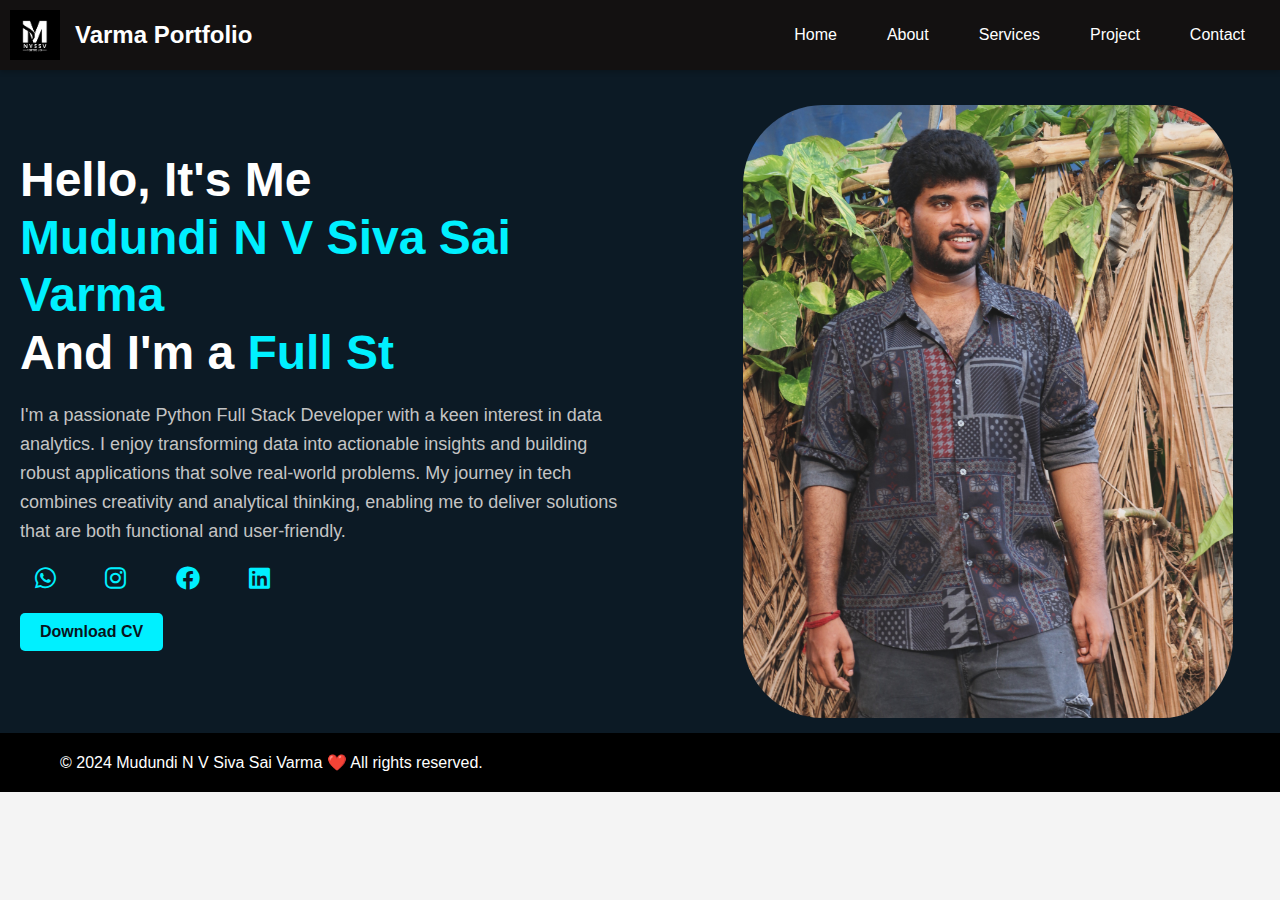
<file: mnvsvarmaportfolio/index.html>
<!DOCTYPE html>
<html lang="en">
    <head>
        <meta charset="UTF-8">
        <meta name="viewport" content="width=device-width, initial-scale=1.0">
        <title>SAI VARMA Portfolio</title>
        <link rel="stylesheet" href="style.css">
        <link rel="stylesheet" href="https://cdnjs.cloudflare.com/ajax/libs/font-awesome/6.0.0-beta3/css/all.min.css">
        <link rel="icon" href="logo1.png" type="png">
        <!-- If using a PNG icon -->
        <!-- <link rel="icon" href="path/to/your/icon.png" type="image/png"> -->
    </head>
    
<body>
    <header>
        <nav>
            <div class="logo">
                <a href="index.html"> <!-- Link to the home page -->
                    <img src="logo1.png" alt="Sai Varma Portfolio Logo"> <!-- Replace with your logo image -->
                </a>
            </div>
            <h3 >Varma <span>Portfolio</span></h3>
            <div class="menu-toggle" id="menuToggle">
                <div class="bar"></div>
                <div class="bar"></div>
                <div class="bar"></div>
            </div>
            <ul id="menu">
                <li><a href="index.html">Home</a></li>
                <li><a href="about.html">About</a></li>
                <li><a href="services.html">Services</a></li>
                <li><a href="project.html">Project</a></li>
                <li><a href="contact.html">Contact</a></li>
            </ul>
        </nav>
    </header>
    
    <section class="intro">
        <div class="intro-text">
            <h1>Hello, It's Me<br><span class="highlight">Mudundi N V Siva Sai Varma</span><br>And I'm a <span class="typing-animation">Developer</span></h1>
            <p>I'm a passionate Python Full Stack Developer with a keen interest in data analytics. I enjoy transforming data into actionable insights and building robust applications that solve real-world problems. My journey in tech combines creativity and analytical thinking, enabling me to deliver solutions that are both functional and user-friendly.</p>
            <div class="social-links" style="padding-right: 10px;">
                <a href="https://wa.me/8712307589"><i class="fab fa-whatsapp"  ></i></a>
                <a href="https://www.instagram.com/sai_varma_mudundi?igsh=eWc5Z3cxZ3MxMDNn" target="_blank"><i class="fab fa-instagram"></i></a>
                <a href="https://www.facebook.com/sai.varma.3" target="_blank"><i class="fab fa-facebook"></i></a>
                <a href="https://www.linkedin.com/feed/" target="_blank">
                    <i class="fab fa-linkedin"></i>
                </a>
            
            </div>
            
            <a href="Sai_Varma_Resume.pdf" class="btn" >Download CV</a>
        </div>
        

        <div class="about-image">
            <img src="siva.jpg" alt="SAI VARMA" width="80%" height="80%" >
        </div>

        
    </section>

    <script src="script.js"></script>
</body>

    <!-- Footer Section -->
    <footer>
        <div class="footer-container">
            <p>&copy; 2024 Mudundi N V Siva Sai Varma ❤️ All rights reserved.</p>
            
        </div>
    </footer>

</html>
</file>
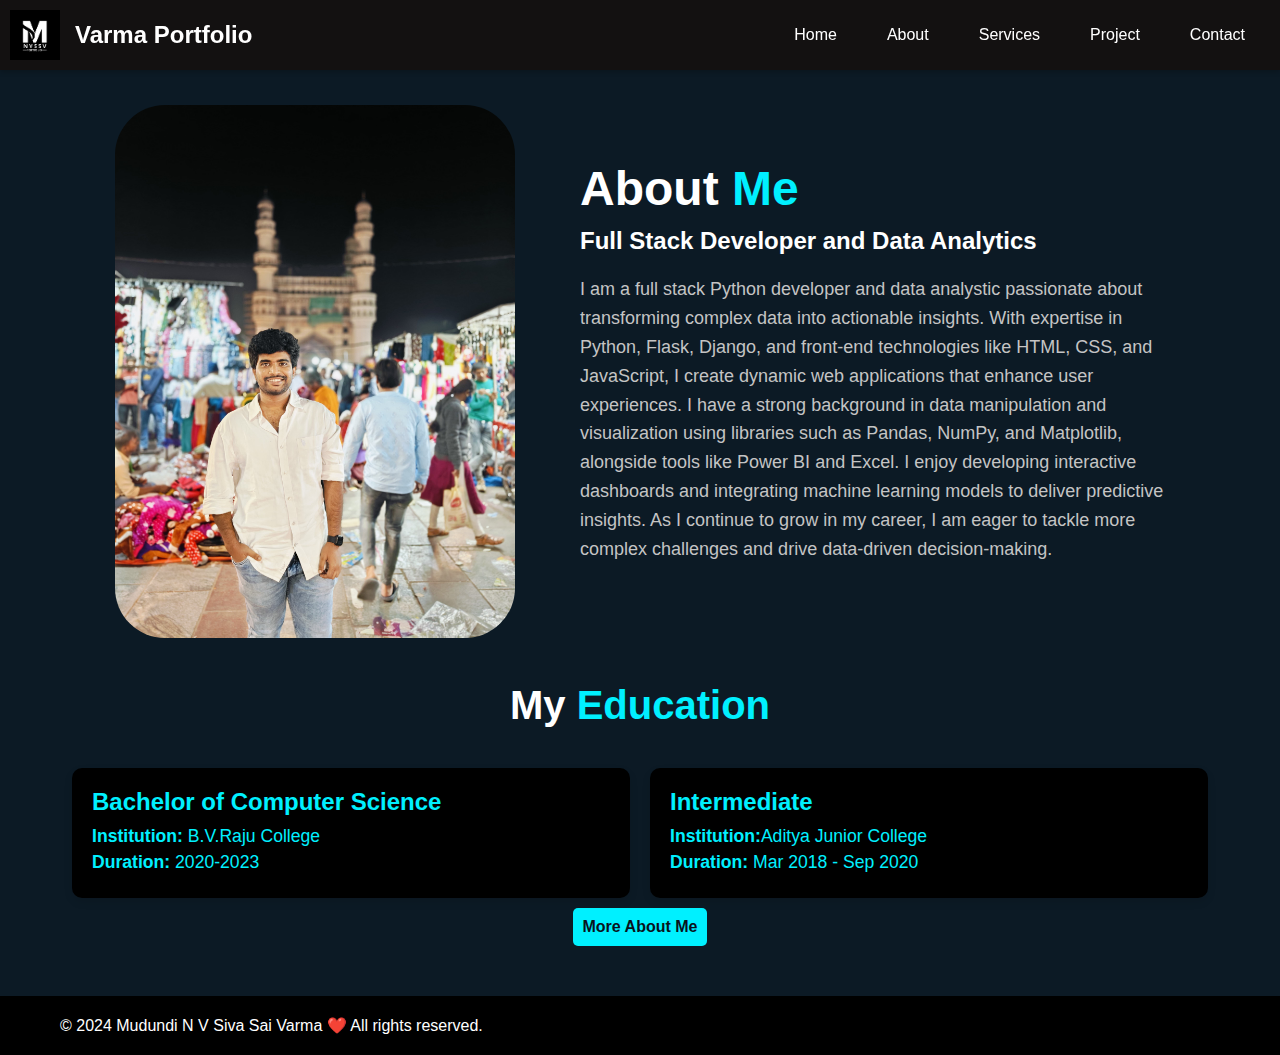
<file: mnvsvarmaportfolio/about.html>
<!DOCTYPE html>
<html lang="en">
    <head>
        <meta charset="UTF-8">
        <meta name="viewport" content="width=device-width, initial-scale=1.0">
        <title>SAI VARMA Portfolio</title>
        <link rel="stylesheet" href="about.css">
        <link rel="stylesheet" href="https://cdnjs.cloudflare.com/ajax/libs/font-awesome/6.0.0-beta3/css/all.min.css">
        <link rel="icon" href="logo1.png" type="png">
        <!-- If using a PNG icon -->
        <!-- <link rel="icon" href="path/to/your/icon.png" type="image/png"> -->
    </head>
    
<body>
    <header>
        <nav>
            <div class="logo">
                <a href="index.html"> <!-- Link to the home page -->
                    <img src="logo1.png" alt="Sai Varma Portfolio Logo"> <!-- Replace with your logo image -->
                </a>
            </div>
            <h3>Varma <span>Portfolio</span></h3>
            <div class="menu-toggle" id="menuToggle">
                <div class="bar"></div>
                <div class="bar"></div>
                <div class="bar"></div>
            </div>
            <ul id="menu">
                <li><a href="index.html">Home</a></li>
                <li><a href="about.html">About</a></li>
                <li><a href="services.html">Services</a></li>
                <li><a href="project.html">Project</a></li>
                <li><a href="contact.html">Contact</a></li>
            </ul>
        </nav>
    </header>
    
<section class="about" id="about">
    
        <div class="about-image">
            <img src="naga.jpg" alt="saivarma">
        </div>
        <div class="about-text">
            <h2>About <span>Me</span></h2>
            <h3>Full Stack Developer and Data Analytics</h3>
            <p>
                I am a full stack Python developer and data analystic passionate about transforming complex data into actionable insights. With expertise in Python, Flask, Django, and front-end technologies like HTML, CSS, and JavaScript, I create dynamic web applications that enhance user experiences. I have a strong background in data manipulation and visualization using libraries such as Pandas, NumPy, and Matplotlib, alongside tools like Power BI and Excel. I enjoy developing interactive dashboards and integrating machine learning models to deliver predictive insights. As I continue to grow in my career, I am eager to tackle more complex challenges and drive data-driven decision-making.
            </p>
            
        </div>
</section>
<section class="education" id="education">
    <h2>My <span>Education</span></h2>
    <div class="education-container">
        <div class="education-item">
            <h3> Bachelor of Computer Science </h3>
            <p><strong>Institution:</strong> B.V.Raju College </p>
            <p><strong>Duration:</strong> 2020-2023 </p>
            
        </div>
        <div class="education-item">
            <h3>Intermediate </h3>
            <p><strong>Institution:</strong>Aditya Junior College </p>
            <p><strong>Duration:</strong> Mar 2018 - Sep 2020 </p>
            
        </div>
        <a href="services.html" class="btn">More About Me</a>
    </div>
</section>

    
    <script src="script.js"></script>
<!-- Footer Section -->
<footer>
    <div class="footer-container">
        <p>&copy; 2024 Mudundi N V Siva Sai Varma ❤️ All rights reserved.</p>
        
    </div>
</footer>
</body>
</html>
</file>
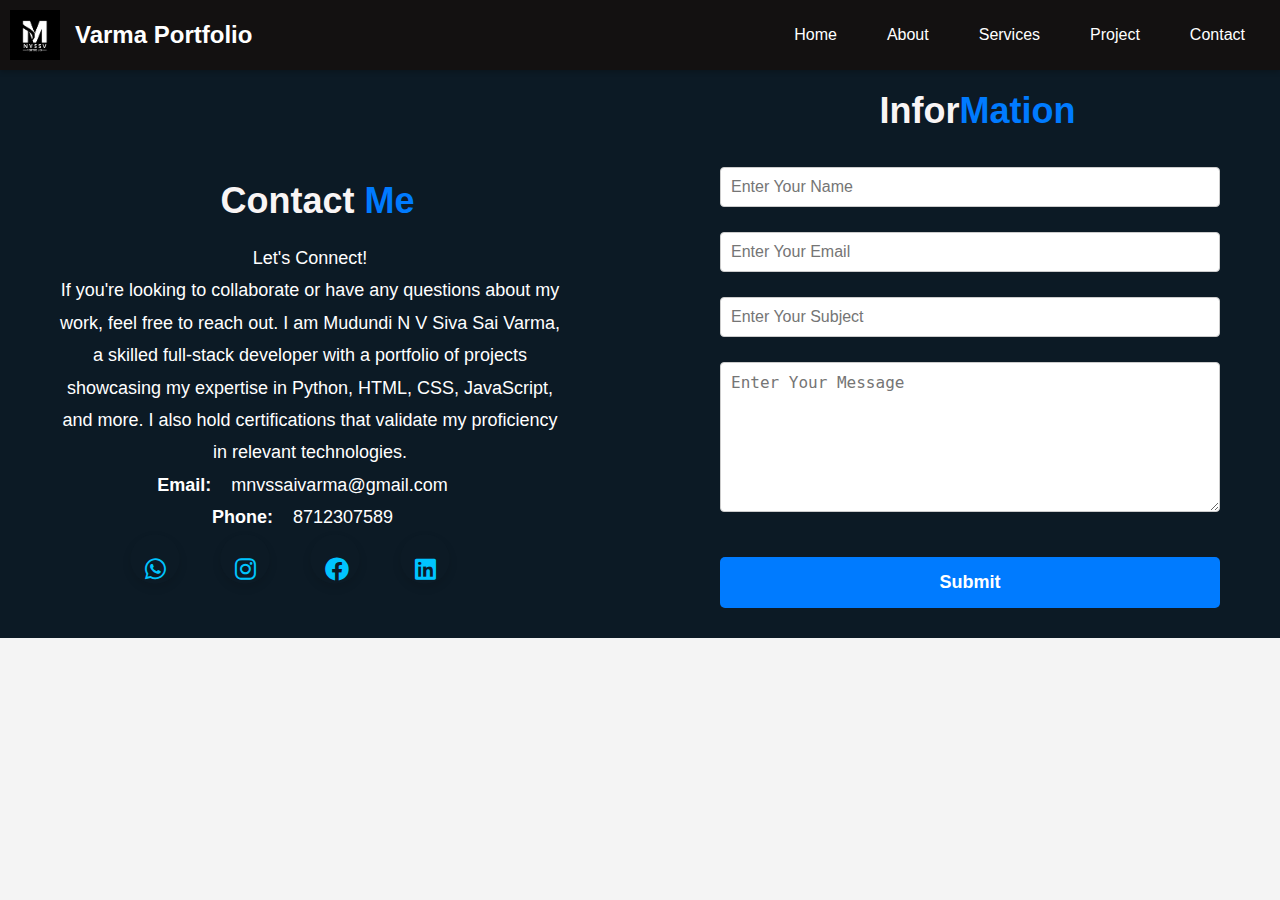
<file: mnvsvarmaportfolio/contact.html>
<!DOCTYPE html>
<html lang="en">
    <head>
        <meta charset="UTF-8">
        <meta name="viewport" content="width=device-width, initial-scale=1.0">
        <title>SAI VARMA Portfolio</title>
        <link rel="stylesheet" href="contact.css">
        <link rel="stylesheet" href="https://cdnjs.cloudflare.com/ajax/libs/font-awesome/6.0.0-beta3/css/all.min.css">
        <link rel="icon" href="logo1.png" type="png">
        <!-- If using a PNG icon -->
        <!-- <link rel="icon" href="path/to/your/icon.png" type="image/png"> -->
    </head>
    
<body>
    <header>
        <nav>
            <div class="logo">
                <a href="index.html"> <!-- Link to the home page -->
                    <img src="logo1.png" alt="Sai Varma Portfolio Logo"> <!-- Replace with your logo image -->
                </a>
            </div>
            <h3>Varma <span>Portfolio</span></h3>
            <div class="menu-toggle" id="menuToggle">
                <div class="bar"></div>
                <div class="bar"></div>
                <div class="bar"></div>
            </div>
            <ul id="menu">
                <li><a href="index.html">Home</a></li>
                <li><a href="about.html">About</a></li>
                <li><a href="services.html">Services</a></li>
                <li><a href="project.html">Project</a></li>
                <li><a href="contact.html">Contact</a></li>
            </ul>
        </nav>
    </header>
    
    <!-- Contact Section -->
    <section class="contact" id="contact">
        <div class="contact-content">
            <div class="contact-info" style="padding-top: 100px;">
                <h2>Contact <span>Me</span></h2>
                <p>Let's Connect!</p>
                <p>If you're looking to collaborate or have any questions about my work, feel free to reach out. I am Mudundi N V Siva Sai Varma, a skilled full-stack developer with a portfolio of projects showcasing my expertise in Python, HTML, CSS, JavaScript, and more. I also hold certifications that validate my proficiency in relevant technologies.</p>
                <p><strong>Email:</strong> <a href="mailto:mnvssaivarma@gmail.com">mnvssaivarma@gmail.com</a></p>
<p><strong>Phone:</strong> <a href="tel:8712307589">8712307589</a></p>

                <div class="social-links">
                    <a href="https://wa.me/8712307589" target="_blank" aria-label="WhatsApp">
                        <i class="fab fa-whatsapp"></i>
                    </a>
                    <a href="https://www.instagram.com/sai_varma_mudundi" target="_blank" aria-label="Instagram">
                        <i class="fab fa-instagram"></i>
                    </a>
                    <a href="https://www.facebook.com/share/8ZV5WVUaGRUfnscR/?mibextid=qi2Omg" target="_blank" aria-label="Facebook">
                        <i class="fab fa-facebook"></i>
                    </a>
                    <a href="https://www.linkedin.com/feed/" target="_blank" aria-label="LinkedIn">
                        <i class="fab fa-linkedin"></i>
                    </a>
                </div>
            </div>

            <div class="contact-form">
                <form id="contactForm" style="padding-top: 10px;">
                    <h2>Infor<span>Mation</span></h2>
                    <input type="text" name="name" placeholder="Enter Your Name" required>
                    <input type="email" name="email" placeholder="Enter Your Email" required>
                    <input type="text" name="subject" placeholder="Enter Your Subject" required>
                    <textarea name="message" placeholder="Enter Your Message" required></textarea>
                    <button type="submit" class="btn">Submit</button>
                </form>
                <div id="responseMessage" style="display: none; margin-top: 10px; color: green;"></div>
            </div>
            
    </section>

    

    
    <script src="script.js"></script>
</body>
</html>
</file>
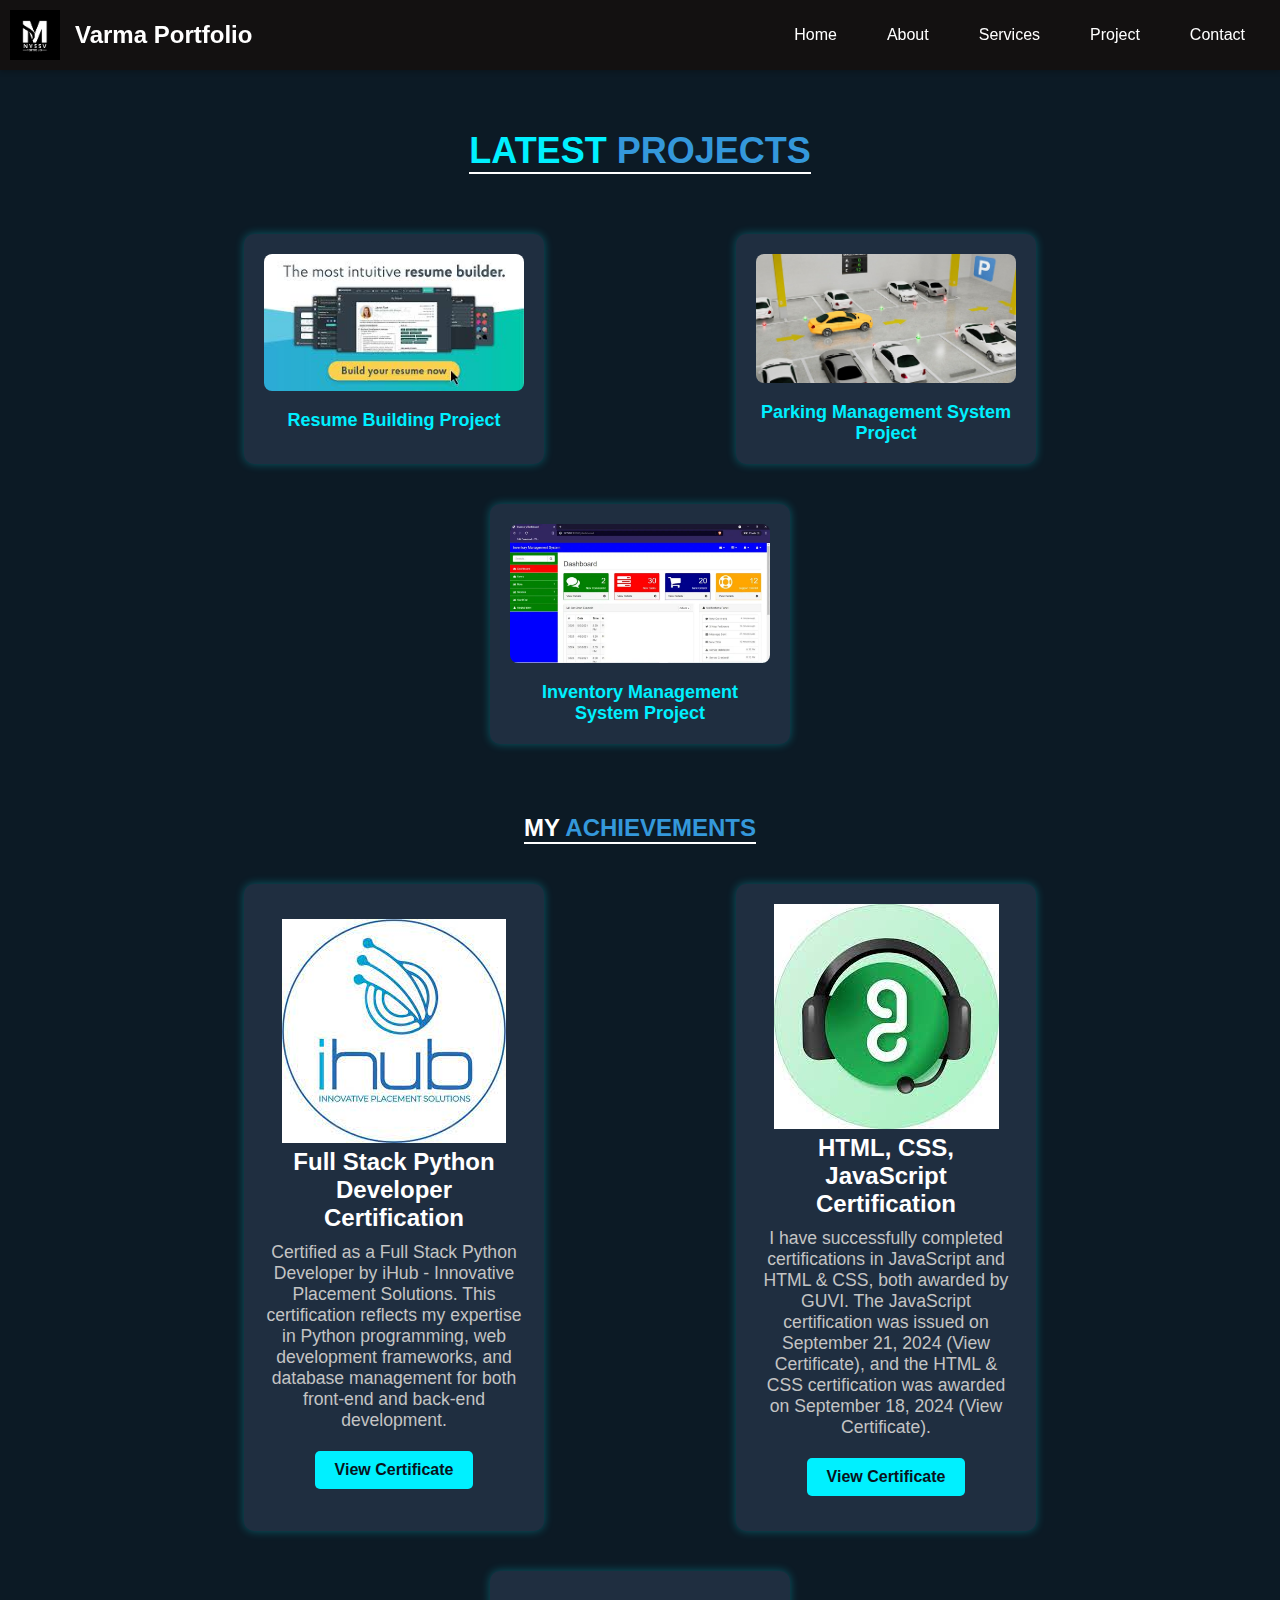
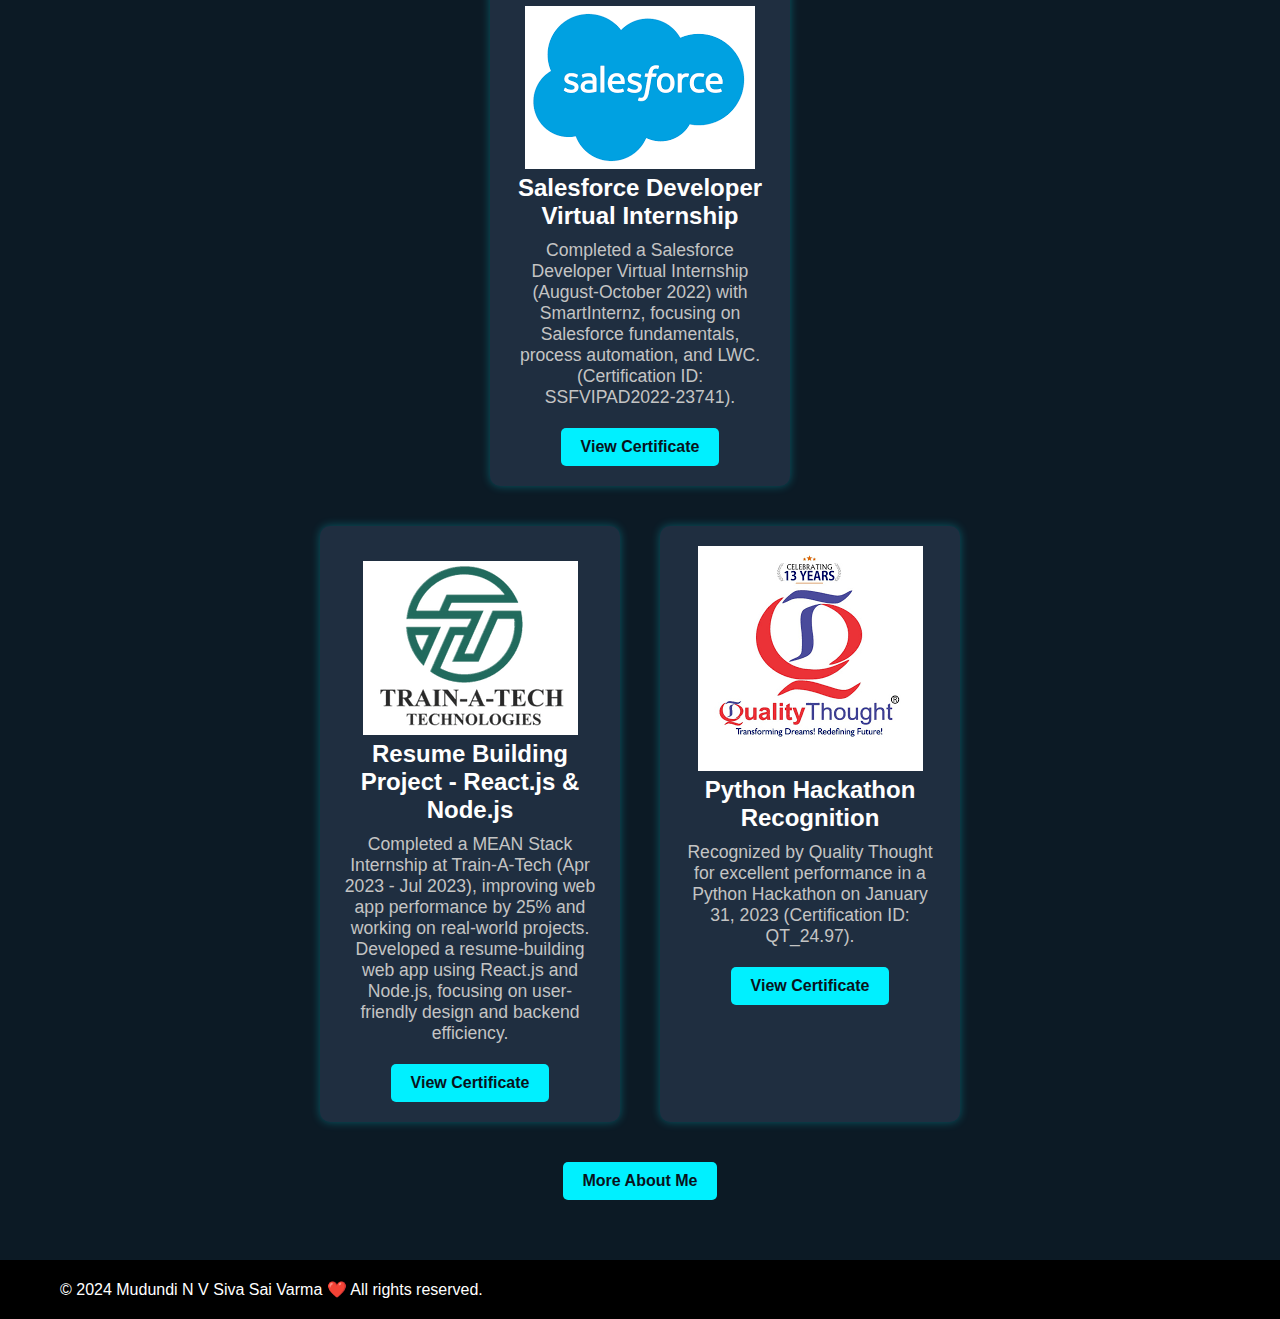
<file: mnvsvarmaportfolio/project.html>
<!DOCTYPE html>
<html lang="en">
    <head>
        <meta charset="UTF-8">
        <meta name="viewport" content="width=device-width, initial-scale=1.0">
        <title>SAI VARMA Portfolio</title>
        <link rel="stylesheet" href="project.css">
        <link rel="stylesheet" href="https://cdnjs.cloudflare.com/ajax/libs/font-awesome/6.0.0-beta3/css/all.min.css">
        <link rel="icon" href="logo1.png" type="png">
        <!-- If using a PNG icon -->
        <!-- <link rel="icon" href="path/to/your/icon.png" type="image/png"> -->
    </head>
    
<body>
    <header>
        <nav>
            <div class="logo">
                <a href="index.html"> <!-- Link to the home page -->
                    <img src="logo1.png" alt="Sai Varma Portfolio Logo"> <!-- Replace with your logo image -->
                </a>
            </div>
            <h3>Varma <span>Portfolio</span></h3>
            <div class="menu-toggle" id="menuToggle">
                <div class="bar"></div>
                <div class="bar"></div>
                <div class="bar"></div>
            </div>
            <ul id="menu">
                <li><a href="index.html">Home</a></li>
                <li><a href="about.html">About</a></li>
                <li><a href="services.html">Services</a></li>
                <li><a href="project.html">Project</a></li>
                <li><a href="contact.html">Contact</a></li>
            </ul>
        </nav>
    </header>
    
    
    <!-- <div class="projects-section"></div>
        <h2>Latest <span>Project</span></h2>
        <div class="projects-container">
            <div class="project-card">
                <img src="images.jpeg" alt="Project 1"><span>djbsbcbsjbkc</span>
            </div>
            <div class="project-card">
                <img src="parking-management-system.jpg" alt="Project 2" width="30%">
            </div>
            <div class="project-card">
                <img src="inventory management .jpg" alt="Project 3">
            </div>
        </div>
    </div> -->
    <div class="skills-section" id="skills">
        <div class="projects-section" id="projects">
            <h2>Latest <span>Projects</span></h2>
            <div class="projects-container">
                <div class="project-card">
                    <img src="images.jpeg" alt="Resume Building Project" height="50%">
                    <span>Resume Building Project</span>
                </div>
                <div class="project-card">
                    <img src="parking-management-system.jpg" alt="Parking Management System Project">
                    <span>Parking Management System Project</span>
                </div>
                <div class="project-card">
                    <img src="inventory management .jpg" alt="Inventory Management System Project">
                    <span>Inventory Management System Project</span>
                </div>
            </div>
        </div>
    
        <h2>My <span>Achievements</span></h2>
        <div class="certificates-container">
            <!-- First certificate (Left align) -->
            <div class="certificate-box left-align">
                <div class="certificate-icon"></div>
                <div class="company-info">
                    <p class="company">
                        <a href="https://www.google.com/search?q=ihub+ameerpet&sca_esv=a97edc60ac3eacea&sca_upv=1&rlz=1C1ONGR_enIN1078IN1079&biw=1242&bih=552&sxsrf=ADLYWIL1zYLjlSZibcl003XptW93vhzsmg%3A1727443988925&ei=FLT2Zu-DOO7F4-EP1YWHiA4&oq=ihub+in+am&gs_lp=[base64]&sclient=gws-wiz-serp target="_blank">
                            <img src="ihub.jpeg" alt="ihub Logo" class="company-logo">
                        </a>
                    </p>
                    <h3>Full Stack Python Developer Certification</h3>
                    <p>Certified as a Full Stack Python Developer by iHub - Innovative Placement Solutions. This certification reflects my expertise in Python programming, web development frameworks, and database management for both front-end and back-end development.</p>
                    <a href="ihubcertifcation.pdf" class="btn">View Certificate</a>
                </div>
            </div>
    
            <!-- Second certificate (Right align) -->
            <div class="certificate-box right-align">
                <div class="company-info">
                    <p class="company">
                        <a href="https://www.guvi.in" target="_blank">
                            <img src="guvi1.jpeg" alt="Guvi Logo" class="company-logo">
                        </a>
                    </p>
                    <h3>HTML, CSS, JavaScript Certification</h3>
                    <p>I have successfully completed certifications in JavaScript and HTML & CSS, both awarded by GUVI. The JavaScript certification was issued on September 21, 2024 (View Certificate), and the HTML & CSS certification was awarded on September 18, 2024 (View Certificate).
                    </p>
                    <a href="guvihtmlcssjscertification.pdf" class="btn">View Certificate</a>
                </div>
                <div class="certificate-icon"></div>
            </div>
    
            <!-- Third certificate (Left align) -->
            <div class="certificate-box left-align">
                <div class="certificate-icon"></div>
                <div class="company-info">
                    <p class="company">
                        <a href="https://www.coursera.org" target="_blank">
                            <img src="saleforce.png" alt="Coursera Logo" class="company-logo">
                        </a>
                    </p>
                    <h3>Salesforce Developer Virtual Internship</h3>
                    <p>Completed a Salesforce Developer Virtual Internship (August-October 2022) with SmartInternz, focusing on Salesforce fundamentals, process automation, and LWC. (Certification ID: SSFVIPAD2022-23741).</p>
                    <a href="saleforce1.jpg" class="btn">View Certificate</a>
                </div>
            </div>
            <div class="certificates-container">
                <!-- First certificate (Left align) -->
                <div class="certificate-box left-align">
                    <div class="certificate-icon"></div>
                    <div class="company-info">
                        <p class="company">
                            <a href="https://www.linkedin.com/company/train-a-tech-private-limited/?originalSubdomain=in" target="_blank">
                                <img src="train-a-tech.png" alt="Quality Thought Logo" class="company-logo">
                            </a>
                        </p>
                        <h3>Resume Building Project - React.js & Node.js</h3>
                        <p>Completed a MEAN Stack Internship at Train-A-Tech (Apr 2023 - Jul 2023), improving web app performance by 25% and working on real-world projects. Developed a resume-building web app using React.js and Node.js, focusing on user-friendly design and backend efficiency.</p>
                        <a href="https://www.example.com/certificate-python-full-stack" class="btn">View Certificate</a>
                    </div>
                </div>
        
                <!-- Second certificate (Right align) -->
                <div class="certificate-box right-align">
                    <div class="company-info">
                        <p class="company">
                            <a href="https://www.google.com/search?sca_esv=a97edc60ac3eacea&sca_upv=1&rlz=1C1ONGR_enIN1078IN1079&sxsrf=ADLYWIKaf7jzRHjXDRz9vQdo3BdtJqKjmw:1727444221917&q=quality+thought&spell=1&sa=X&ved=2ahUKEwiE0N2Zn-OIAxXeoGMGHX1lNZwQBSgAegQICRAB&biw=1242&bih=552&dpr=1.1" target="_blank">
                                <img src="download.png" alt="Guvi Logo" class="company-logo">
                            </a>
                        </p>
                        <h3>Python Hackathon Recognition</h3>
                        <p>Recognized by Quality Thought for excellent performance in a Python Hackathon on January 31, 2023 (Certification ID: QT_24.97).</p>
                        <a href="qualitycertification.pdf" class="btn">View Certificate</a>
                    </div>
                    <div class="certificate-icon"></div>
                </div>
        
                <!-- Third certificate (Left align) -->
                <!-- <div class="certificate-box left-align">
                    <div class="certificate-icon"></div>
                    <div class="company-info">
                        <p class="company">
                            <a href="https://www.google.com/search?q=mssquare+technologies&sca_esv=a97edc60ac3eacea&sca_upv=1&rlz=1C1ONGR_enIN1078IN1079&biw=1242&bih=552&sxsrf=ADLYWIJfsqwGzTa1rZxG_Q1e71MDiwHnIQ%3A1727444228828&ei=BLX2ZpCjMsy54-EPo7SvqQ8&gs_ssp=eJzj4tVP1zc0rDQxzTUxLsoyYLRSNagwTjS2NE0xMDBPNko1SjIytzKoMEszTzE2SjQ2NkpOMbWwMPESzS0uLixNLEpVKElNzsjLz8lPz0wtBgA6EBc7&oq=mss&gs_lp=[base64]&sclient=gws-wiz-serp" target="_blank">
                                <img src="mssquare.png" alt="Coursera Logo" class="company-logo">
                            </a>
                        </p>
                        <h3>Data Science Specialization</h3>
                        <p>This certificate confirms expertise in data science concepts, including data analysis, statistics, and machine learning.</p>
                        <a href="https://www.example.com/certificate-data-science" class="btn">View Certificate</a>
                    </div> -->
                </div>
            </div>
            <a href="contact.html" class="btn">More About Me</a>
        </div>
        </div>
        
    </div>
    
    <!-- Footer Section -->
    <footer>
        <div class="footer-container">
            <p>&copy; 2024 Mudundi N V Siva Sai Varma ❤️ All rights reserved.</p>
            
        </div>
    </footer>
    
    <script src="script.js"></script>
</body>
</html>
</file>
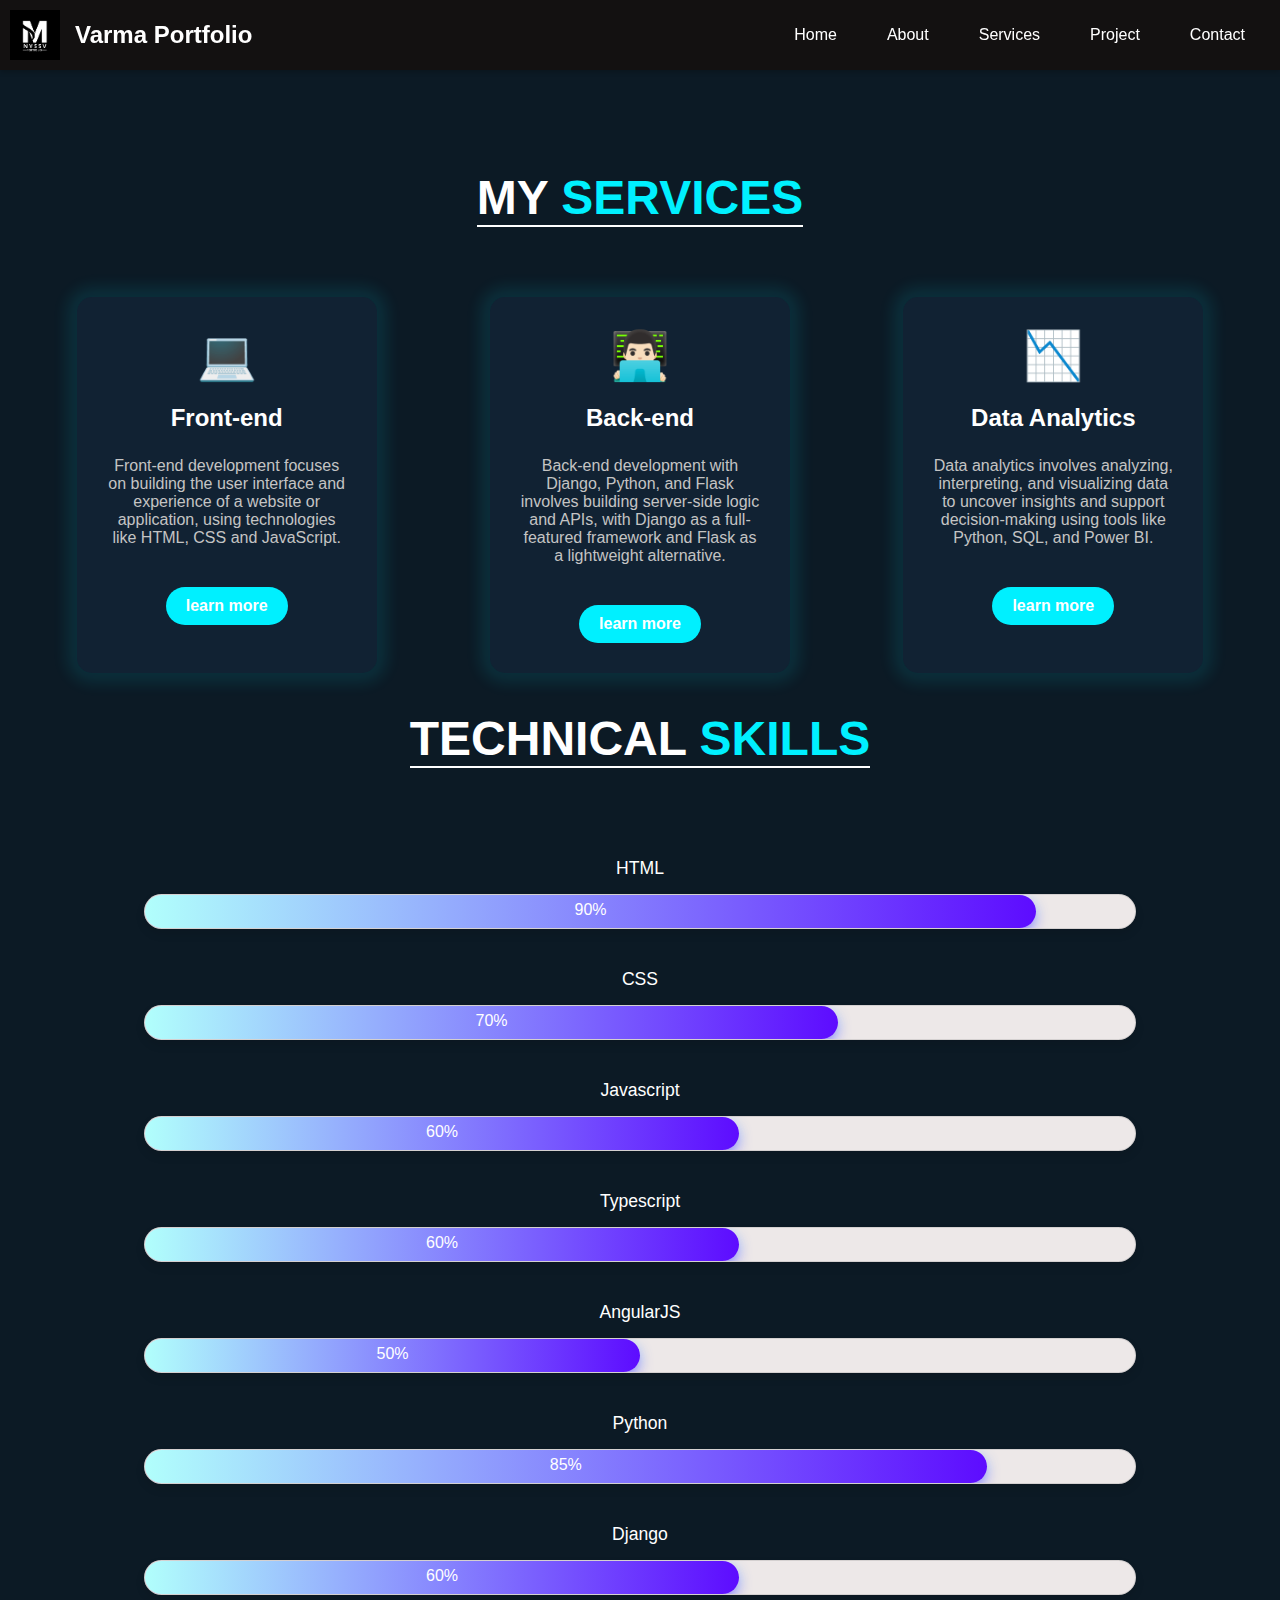
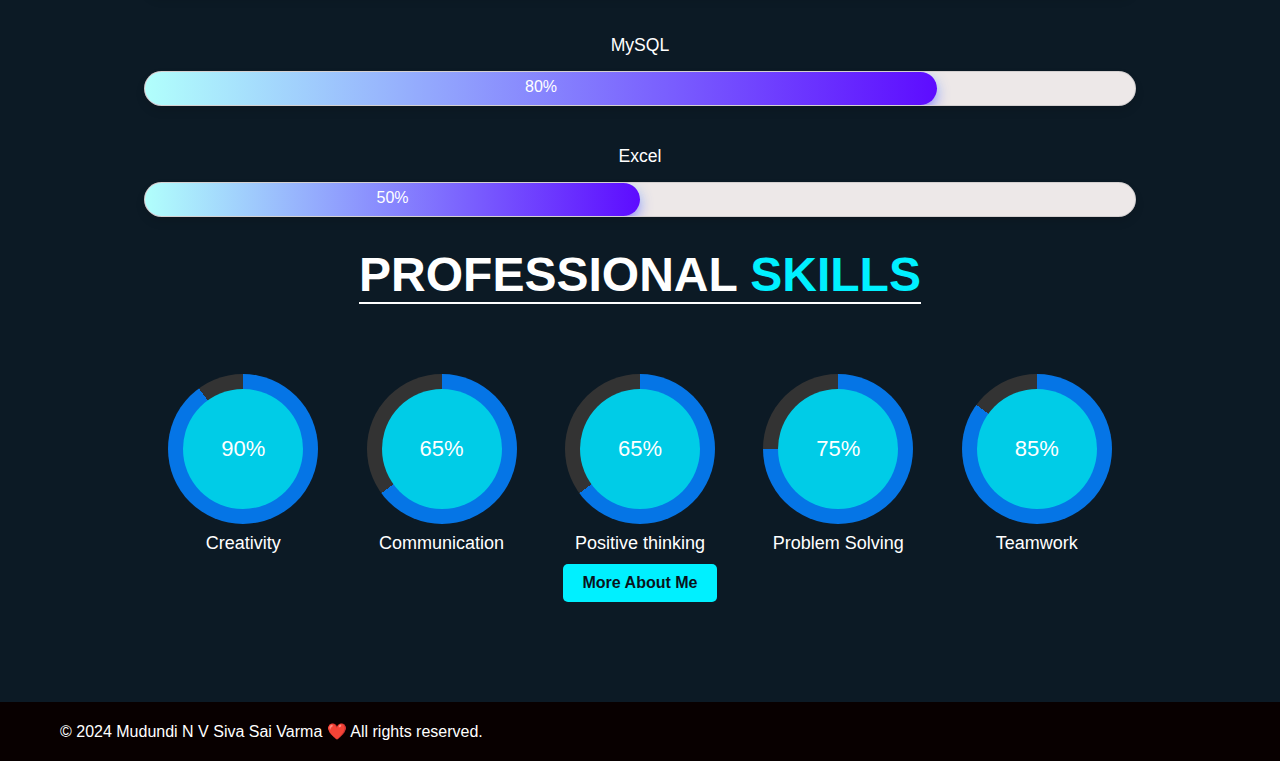
<file: mnvsvarmaportfolio/services.html>
<!DOCTYPE html>
<html lang="en">
    <head>
        <meta charset="UTF-8">
        <meta name="viewport" content="width=device-width, initial-scale=1.0">
        <title>SAI VARMA Portfolio</title>
        <link rel="stylesheet" href="services.css">
        <link rel="stylesheet" href="https://cdnjs.cloudflare.com/ajax/libs/font-awesome/6.0.0-beta3/css/all.min.css">
        <link rel="icon" href="path/to/your/icon.ico" type="image/x-icon">
        <!-- If using a PNG icon -->
        <!-- <link rel="icon" href="path/to/your/icon.png" type="image/png"> -->
    </head>
        
<body>
    <header>
        <nav>
            <div class="logo">
                <a href="index.html"> <!-- Link to the home page -->
                    <img src="logo1.png" alt="Sai Varma Portfolio Logo"> <!-- Replace with your logo image -->
                </a>
               
            </div>
            <h3>Varma <span>Portfolio</span></h3>
            <div class="menu-toggle" id="menuToggle">
                <div class="bar"></div>
                <div class="bar"></div>
                <div class="bar"></div>
            </div>
            <ul id="menu">
                <li><a href="index.html">Home</a></li>
                <li><a href="about.html">About</a></li>
                <li><a href="services.html">Services</a></li>
                <li><a href="project.html">Project</a></li>
                <li><a href="contact.html">Contact</a></li>
            </ul>
        </nav>
    </header>
    
    
    <section class="services" id="services">
    <h2>My <span>Services</span></h2>
    <div class="services-container">
        <div class="service-box">
            <div class="service-icon">💻</div>
            <h3>Front-end</h3>
            <p>Front-end development focuses on building the user interface and experience of a website or application, using technologies like HTML, CSS and JavaScript.</p>
            <a href="https://www.google.com/search?q=frontend+developer&sca_esv=02c44965d6d4b280&sca_upv=1&rlz=1C1ONGR_enIN1078IN1079&sxsrf=ADLYWIJs54GiHDcKncgFb1l8LZV-jfhrkg%3A1727274580649&ei=VB70ZrCXJ9-NnesPju61sAM&ved=0ahUKEwiwkbyep96IAxXfRmcHHQ53DTYQ4dUDCBA&uact=5&oq=frontend+developer&gs_lp=[base64]&sclient=gws-wiz-serp" class="btn">learn more</a>
        </div>
        <div class="service-box">
            <div class="service-icon">👨🏻‍💻</div>
            <h3>Back-end</h3>
            <p>Back-end development with Django, Python, and Flask involves building server-side logic and APIs, with Django as a full-featured framework and Flask as a lightweight alternative.</p>
            <a href="https://www.google.com/search?q=backend+developer&sca_esv=02c44965d6d4b280&sca_upv=1&rlz=1C1ONGR_enIN1078IN1079&biw=737&bih=552&sxsrf=ADLYWILySm9ulBhgzEqcfo9Ppn-FxjMEyQ:1727274793279&source=lnms&ved=1t:200715&ictx=111" class="btn">learn more</a>
        </div>
        <div class="service-box">
            <div class="service-icon">📉</div>
            <h3>Data Analytics</h3>
            <p>Data analytics involves analyzing, interpreting, and visualizing data to uncover insights and support decision-making using tools like Python, SQL, and Power BI.</p>
            <a href="https://www.google.com/search?q=data+analystic&sca_esv=02c44965d6d4b280&sca_upv=1&rlz=1C1ONGR_enIN1078IN1079&biw=1242&bih=552&sxsrf=ADLYWIKjrzp9Gx7RaFuAxW31y4IM3y1Q3g%3A1727274943424&ei=vx_0ZpfOGZHi1e8PmcmM6AM&ved=0ahUKEwjXqbrLqN6IAxURcfUHHZkkAz0Q4dUDCBA&uact=5&oq=data+analystic&gs_lp=[base64]&sclient=gws-wiz-serp" class="btn">learn more</a>
        </div>
    </div>

<br>
<!-- <div class="skills-section">
    <h2>Technical Skills</h2>
   
    <div class="skill-bar">
        <p>HTML</p>
        <div class="progress">90%
            <div class="progress-done" data-done="90%"></div>
        </div>
    </div>

    <div class="skill-bar">
        <p>CSS</p>
        <div class="progress">70%
            <div class="progress-done" data-done="70%"></div>
        </div>
    </div>

    <div class="skill-bar">
        <p>Javascript</p>
        <div class="progress">60%
            <div class="progress-done" data-done="60%" ></div>
        </div>
    </div>

    <div class="skill-bar">
        <p>Typescipt</p>
        <div class="progress">60%
            <div class="progress-done" data-done="60%"></div>
        </div>
    </div>

    <div class="skill-bar">
        <p>Angularjs</p>
        <div class="progress">50%
            <div class="progress-done" data-done="50%"></div>
        </div>
    </div>

    <div class="skill-bar">
        <p>Python</p>
        <div class="progress">70%
            <div class="progress-done" data-done="70%"></div>
        </div>
    </div>

    <div class="skill-bar">
        <p>Django</p>
        <div class="progress"  >60%
            <div class="progress-done" data-done="60%"></div>
        </div>
    </div>
    <div class="skill-bar"></div>
        <p>Mysql</p>
    <div class="skill-bar">
        <div class="progress">80%
            <div class="progress-done" data-done="80%"></div>
           
        </div>
    </div>
    <div class="skill-bar"></div>
    <p>Excel</p>
    <div class="progress">50%
        <div class="progress-done" data-done="50%"></div>
        
    </div>

    <br>
    <h2>Professional Skills</h2>
    <div class="circular-skills">
        <div class="circle" data-percent="90%">
            <div class="inner-circle">90%</div>
            <p>Creativity</p>
        </div>

        <div class="circle" data-percent="65%">
            <div class="inner-circle">65%</div>
            <p>Communication</p>
        </div>

        <div class="circle"  data-percent="75%">
            <div class="inner-circle">75%</div>
            <p>Problem Solving</p>
        </div>

        <div class="circle" data-percent="85%">
            <div class="inner-circle">85%</div>
            <p>Teamwork</p>
        </div>
    </div>
</div>
</section> -->
<div class="skills-section">
    <h2>Technical <span>Skills</span></h2>
   
    <div class="skill-bar">
        <p>HTML</p>
        <div class="progress">
            <div class="progress-done" data-done="90">90%</div>
        </div>
    </div>
    
    <div class="skill-bar">
        <p>CSS</p>
        <div class="progress">
            <div class="progress-done" data-done="70">70%</div>
        </div>
    </div>
    
    <div class="skill-bar">
        <p>Javascript</p>
        <div class="progress">
            <div class="progress-done" data-done="60">60%</div>
        </div>
    </div>
    
    <div class="skill-bar">
        <p>Typescript</p>
        <div class="progress">
            <div class="progress-done" data-done="60">60%</div>
        </div>
    </div>
    
    <div class="skill-bar">
        <p>AngularJS</p>
        <div class="progress">
            <div class="progress-done" data-done="50">50%</div>
        </div>
    </div>
    
    <div class="skill-bar">
        <p>Python</p>
        <div class="progress">
            <div class="progress-done" data-done="85">85%</div>
        </div>
    </div>
    
    <div class="skill-bar">
        <p>Django</p>
        <div class="progress">
            <div class="progress-done" data-done="60">60%</div>
        </div>
    </div>
    
    <div class="skill-bar">
        <p>MySQL</p>
        <div class="progress">
            <div class="progress-done" data-done="80">80%</div>
        </div>
    </div>
    
    <div class="skill-bar">
        <p>Excel</p>
        <div class="progress">
            <div class="progress-done" data-done="50">50%</div>
        </div>
    </div>
    

    <h2>Professional <span>Skills</span></h2>
    <div class="circular-skills">
        <div class="column">
        <div class="circle" style="--percent: 90;" >
            <div class="inner-circle" >90%</div>
            <p>Creativity</p>
            </div>
    </div><br>

        <div class="circle" style="--percent: 65;">
            <div class="inner-circle">65%</div>
            <p>Communication</p>
        </div><br>
        <div class="circle" style="--percent: 65;">
            <div class="inner-circle">65%</div>
            <p>Positive thinking</p>
        </div><br>

        <div class="circle" style="--percent: 75;">
            <div class="inner-circle">75%</div>
            <p>Problem Solving</p>
        </div><br>

        <div class="circle" style="--percent: 85;">
            <div class="inner-circle">85%</div>
            <p>Teamwork</p>
        </div>
        
    </div>
    
</div>
<a href="project.html" class="btn">More About Me</a>
    </section>

    <!-- Footer Section -->
    <footer>
        <div class="footer-container">
            <p>&copy; 2024 Mudundi N V Siva Sai Varma ❤️ All rights reserved.</p>
            
        </div>
    </footer>
<script src="script.js"></script>
</body>
</html>
</file>
<file: mnvsvarmaportfolio/about.css>
/* Global Styles */
* {
    margin: 0;
    padding: 0;
    box-sizing: border-box;
  }
  body {
    font-family: Arial, sans-serif;
    margin: 0;
    padding: 0;
    background-color: #f4f4f4;
  }
  header {
    background-color: #131111;
    color: white;
    padding:auto;
    position: sticky;
    top: 0;
    z-index: 1000;
    box-shadow: 0 2px 5px rgba(0, 0, 0, 0.2);
  }
  nav {
    display: flex;
    justify-content: space-between;
    align-items: center;
    flex-wrap: wrap;
  }
  h3 {
    margin-right: auto;
    font-size: 24px;
  }
  .logo a {
    
    margin-right: 0px;
    padding-left: 10px;
    display: inline-block; /* Ensures the entire logo area is clickable */
  }
  
  .logo img {
    width: 50px; /* Adjust width as necessary */
    height: auto; /* Maintain aspect ratio */
    vertical-align: middle; /* Aligns the image vertically in the center */
    transition: transform 0.3s; /* Adds a transition effect on hover */
  }
  
  .logo a:hover img {
    transform: scale(1.1); /* Slightly enlarges the logo on hover */
  }
  ul {
    list-style-type: none;
    margin: 0;
    padding: 0;
    display: flex;
  }
  li {
    margin-right: 20px;
  }
  a {
    color: white;
    text-decoration: none;
    padding: 10px 15px;
    transition: background-color 0.3s, color 0.3s;
    border-radius: 5px;
  }
  a:hover {
    background-color: #575757;
    color: #ffcc00; /* Optional: Change text color on hover */
  }
  .menu-toggle {
    display: none;
    flex-direction: column;
    cursor: pointer;
  }
  .bar {
    height: 3px;
    width: 25px;
    background-color: white;
    margin: 2px 15px;
    transition: 0.3s;
  }
  /* Responsive Styles */
  @media (max-width: 768px) {
    ul {
        display: none;
        flex-direction: column;
        width: 100%;
        position: absolute;
        background-color: #080101;
        top: 60px;
        left: 0;
        z-index: 1000;
    }
    ul.active {
        display: flex;
    }
    li {
        margin: 10px 0;
        text-align: center;
    }
    .menu-toggle {
        display: flex;
    }
  }
  /* Intro Section */
  .intro {
    display: flex;
    justify-content: space-between;
    align-items: center;
    padding: 100px 80px;
    background-color: #0c1a25;
  }
  
  /* Intro Text */
  .intro-text {
    max-width: 600px;
  }
  
  .intro-text h1 {
    font-size: 48px;
    line-height: 1.2;
    color: #ffffff;
  }
  
  .intro-text span {
    color: #00f0ff;
  }
  
  .intro-text p {
    margin: 20px 0;
    font-size: 18px;
    line-height: 1.6;
    color: #c4c4c4;
  }
  
  .social-links a {
    margin-right: 10px;
    color: white;
    font-size: 24px;
    text-decoration: none;
    transition: color 0.3s;
  }
  
  .social-links a:hover {
    color: #00f0ff;
  }
  
  .btn {
    display: inline-block;
    /* margin-top: 20px; */
    padding: 10px 10px;
    background-color: #00f0ff;
    color: #09131c;
    text-decoration: none;
    font-weight: bold;
    border-radius: 5px;
    transition: background-color 0.3s;
   
  }
  
  .btn:hover {
    background-color: #00c4ff;
  }
  
  /* Intro Image - Reduced size */
  .intro-image img {
    width: 80%; /* Reduced size */
    max-width: 300px; /* Max size on mobile */
    height: auto;
    border-radius: 50%;
    /* box-shadow: 0 0 30px 10px rgba(0, 240, 255, 0.7);
    border: 10px solid #0c1a25; 
    background: linear-gradient(145deg, #00f0ff, #7600ff);   */
    padding: 5px;
  }
  
  .intro-image {
    display: flex;
    align-items: center;
    justify-content: center;
    background: linear-gradient(145deg, #7600ff, #00f0ff);
    border-radius: 50%;
    padding: 15px;
    box-shadow: 0 0 30px 15px rgba(0, 240, 255, 0.4);
  }
  
  /* Responsive Styles */
  @media (max-width: 768px) {
    .intro {
      flex-direction: column;
      text-align: center;
      padding: 50px 20px;
    }
  
    .intro-text {
      margin-bottom: 30px;
    }
  
    .intro-image {
      width: 100%;
      display: block;
      justify-content: center;
      margin: 0 auto;
      padding: 0;
      box-shadow: none;
    }
  
    .intro-image img {
      width: 70%; /* Image will be smaller on mobile */
      max-width: 300px; /* Maximum width */
      height: auto;
      border-radius: 50%;
    }
  }
  
  @media (min-width: 769px) and (max-width: 1200px) {
    .intro {
      flex-direction: row;
      justify-content: space-between;
    }
  
    .intro-image {
      flex: 1;
      padding: 0;
    }
  
    .intro-text {
      flex: 1;
      margin-right: 50px;
    }
  
    .intro-image img {
      max-width: 400px;
    }
  }
  /* About Section */
  .about {
    display: flex;
    justify-content: space-between;
    align-items: center;
    padding: 20px 100px;
    background-color: #0c1a25;
  }
  
  .about-text {
    max-width: 600px;
    padding: auto;
    margin: auto;
  }
  
  .about-text h2 {
    font-size: 48px;
    line-height: 1.2;
    color: #ffffff;
  }
  
  .about-text span {
    color: #00f0ff;
  }
  
  .about-text h3 {
    font-size: 24px;
    margin-top: 10px;
    color: #ffffff;
  }
  
  .about-text p {
    margin: 20px 0;
    font-size: 18px;
    line-height: 1.6;
    color: #c4c4c4;
  }
  
  /* About Image */
  .about-image img {
    width: 100%;
    max-width: 400px; /* Adjusted for a reasonable size */
    height: auto;
    border-radius: 50px;
    /* box-shadow: 0 0 30px 10px rgba(0, 240, 255, 0.7);
    border: 10px solid #0c1a25; */
    /* padding: 2px; */
  }
  
  .about-image {
    display: flex;
    align-items: center;
    justify-content: center;
    /* background: linear-gradient(145deg, #7600ff, #00f0ff);
    border-radius: 50%;
    padding: 15px;
    box-shadow: 0 0 30px 15px rgba(0, 240, 255, 0.4); */
    border-radius: 50px;
    padding: 15px;
    margin-right: 10px;
  }
  .about-image img {
    width: auto; /* Sets a fixed width for the image */
    height: auto; /* Ensures the aspect ratio remains intact */
    border-radius: 50px; /* Optional: Adds rounded corners */
    display: block;
    margin: auto; /* Centers the image horizontally */
    margin: auto;
    padding: auto;
    margin-right: 40px;
  }
  
  
  /* Responsive About Section */
  @media (max-width: 768px) {
    .about {
      flex-direction: column;
      text-align: center;
      padding: 50px 20px;
    }
  
    .about-text {
      margin-bottom: 30px;
    }
  
    .about-image img {
      width: 70%;
      max-width: 300px;
      height: auto;
      border-radius: 50%;
      transition: transform 0.3s ease-in-out;
    }
  }
  .about-image img:hover {
    transform: scale(1.05);
  }
  /* Education Section */
  .education {
    background-color: #0c1a25;
    padding: 50px 20px;
    text-align: center;
    color:#00f0ff;
    padding-top:10px ;
  }
  
  .education h2 {
    font-size: 2.5em;
    margin-bottom: 30px;
    color: #ffffff;
  }
  .education h2 span{
    color: #00f0ff; /* Accent color */
  }
  
  .education-container {
    display: flex;
    justify-content: center;
    align-items: flex-start;
    flex-wrap: wrap;
  }
  
  .education-item {
    background-color: black;
    border-radius: 10px;
    box-shadow: 0 4px 8px rgba(0, 0, 0, 0.1);
    padding: 20px;
    margin: 10px;
    width: 45%;
    box-sizing: border-box;
    text-align: left;
  }
  
  .education-item h3 {
    font-size: 1.5em;
    margin-bottom: 10px;
  }
  
  .education-item p {
    font-size: 1.1em;
    margin-bottom: 5px;
  }
  
  /* Responsive Design */
  
  /* For tablets and smaller laptops (768px to 1024px) */
  @media (max-width: 1024px) {
    .education-item {
        width: 100%;
        margin-bottom: 20px;
    }
  }
  
  /* For mobile devices (less than 768px) */
  @media (max-width: 768px) {
    .education h2 {
        font-size: 2em;
    }
  
    .education-item {
        width: 100%;
        margin: 10px 0;
    }
  }
  
  /* For very small mobile devices (less than 480px) */
  @media (max-width: 480px) {
    .education h2 {
        font-size: 1.8em;
    }
  
    .education-item h3 {
        font-size: 1.3em;
    }
  
    .education-item p {
        font-size: 1em;
    }
  }
  
  
  
  footer {
    background-color: black;
    color: #fff;
    padding: 20px 0;
    text-align: center;
  }
  
  .footer-container {
    display: flex;
    justify-content: space-between;
    align-items: left;
    max-width: 1200px;
    margin: 0 auto;
    padding: 0 20px;
  }
  
  footer p {
    margin: 0;
    font-size: 16px;
  }
  
  .footer-container .social-links {
    margin-top: 0;
  }
  
  .footer-container .social-links a {
    margin-left: 15px;
    color: #666;
    font-size: 24px;
    transition: color 0.3s;
  }
  
  .footer-container .social-links a:hover {
    color: #00f0ff;
  }
  
  @media (max-width: 768px) {
    .footer-container {
        flex-direction: column;
    }
    .footer-container .social-links {
        margin-top: 10px;
    }
  }
</file>
<file: mnvsvarmaportfolio/contact.css>
* {
    margin: 0;
    padding: 0;
    box-sizing: border-box;
  }
  body {
    font-family: Arial, sans-serif;
    margin: 0;
    padding: 0;
    background-color: #f4f4f4;
  }
  header {
    background-color: #131111;
    color: white;
    padding:auto;
    position: sticky;
    top: 0;
    z-index: 1000;
    box-shadow: 0 2px 5px rgba(0, 0, 0, 0.2);
  }
  nav {
    display: flex;
    justify-content: space-between;
    align-items: center;
    flex-wrap: wrap;
  }
  h3 {
    margin-right: auto;
    font-size: 24px;
  }
  .logo a {
  
    margin-right: 0px;
    padding-left: 10px;
    display: inline-block; /* Ensures the entire logo area is clickable */
  }
  
  .logo img {
    width: 50px; /* Adjust width as necessary */
    height: auto; /* Maintain aspect ratio */
    vertical-align: middle; /* Aligns the image vertically in the center */
    transition: transform 0.3s; /* Adds a transition effect on hover */
  }
  
  .logo a:hover img {
    transform: scale(1.1); /* Slightly enlarges the logo on hover */
  }

  ul {
    list-style-type: none;
    margin: 0;
    padding: 0;
    display: flex;
  }
  li {
    margin-right: 20px;
  }
  a {
    color: white;
    text-decoration: none;
    padding: 10px 15px;
    transition: background-color 0.3s, color 0.3s;
    border-radius: 5px;
  }
  a:hover {
    background-color: #575757;
    color: #ffcc00; /* Optional: Change text color on hover */
  }
  .menu-toggle {
    display: none;
    flex-direction: column;
    cursor: pointer;
  }
  .bar {
    height: 3px;
    width: 25px;
    background-color: white;
    margin: 2px 15px;
    transition: 0.3s;
  }
  /* Responsive Styles */
  @media (max-width: 768px) {
    ul {
        display: none;
        flex-direction: column;
        width: 100%;
        position: absolute;
        background-color: black;
        top: 60px;
        left: 0;
        z-index: 1000;
    }
    ul.active {
        display: flex;
    }
    li {
        margin: 10px 0;
        text-align: center;
    }
    .menu-toggle {
        display: flex;
    }
  }
  .intro {
    display: flex;
    justify-content: space-between;
    align-items: center;
    /* padding: 100px 80px; */
    background-color: #0c1a25;
  }
  
  .intro-text {
    max-width: 600px;
  }
  
  .intro-text h1 {
    font-size: 48px;
    line-height: 1.2;
    color: #ffffff;
  }
  
  .intro-text span {
    color: #00f0ff;
  }
  
  .intro-text p {
    margin: 20px 0;
    font-size: 18px;
    line-height: 1.6;
    color: #c4c4c4;
  }
  
  .social-links a {
    margin-right: 10px;
    color: white;
    font-size: 24px;
    text-decoration: none;
    transition: color 0.3s;
  }
  
  .social-links a:hover {
    color: #00f0ff;
  }
  
  .btn {
    display: inline-block;
    margin-top: 20px;
    padding: 10px 20px;
    background-color: #00f0ff;
    color: #09131c;
    text-decoration: none;
    font-weight: bold;
    border-radius: 5px;
    transition: background-color 0.3s;
  }
  
  .btn:hover {
    background-color: #00c4ff;
  }
  
  .intro-image img {
    width: auto;
    height: auto;
    border-radius: 50%;
    box-shadow: 0 0 30px 10px rgba(0, 240, 255, 0.7);
    border: 10px solid #0c1a25;
    background: linear-gradient(145deg, #00f0ff, #7600ff);
    padding: 5px;
  }
  
  .intro-image {
    display: flex;
    align-items: center;
    justify-content: center;
    background: linear-gradient(145deg, #7600ff, #00f0ff);
    border-radius: 50%;
    padding: 15px;
    box-shadow: 0 0 30px 15px rgba(0, 240, 255, 0.4);
  }
  

/* Contact Section Styles */
.contact {
    padding: 30px 20px;
    padding-top: 10px;
    background-color: #0c1a25;
}

.contact h2 {
    text-align: center; /* Aligning the heading to the left */
    font-size: 36px;
    margin-bottom: 20px;
    color: #f9f5f5;
    
    padding-left: 15px;
    
}

.contact h2 span {
    color: #007bff; /* Accent color */
    
}

.contact-content {
    display: flex;
    justify-content: space-between;
    flex-wrap: wrap;
    gap: 30px;
    max-width: 1200px;
    margin: 0 auto;
    padding: 0 20px;
}

.contact-info {
    flex: 1;
    min-width: 300px;
    max-width: 500px;
}

.contact-info p {
    font-size: 18px;
    color: #ffffff;
    line-height: 1.8;
    text-align: center;
    
}

.contact-info p strong {
    color: #ffffff;
}

.social-links {
    margin-left: 70px;
    display: flex;
    justify-content: flex-start; /* Align icons to the left */
    gap: 30px; /* Adds space between icons */
}

.social-links a {
    display: inline-block;
    width: 50px;
    height: 50px;
    line-height: 50px;
    border-radius: 50%;
    background-color: #0c1a25;
    text-align: center;
    color: #00c4ff;
    font-size: 24px;
    transition: all 0.4s ease;
    box-shadow: 0 4px 8px rgba(0, 0, 0, 0.1); /* Adds a soft shadow */
}

.social-links a:hover {
    color: #fff; /* Change icon color to white on hover */
    background-color: #007bff; /* Change background color on hover */
    transform: translateY(-5px); /* Adds a slight lift on hover */
    box-shadow: 0 8px 16px rgba(0, 123, 255, 0.3); /* Enhances the shadow on hover */
}

.social-links a i {
    line-height: 50px;
}


.contact-form {
    flex: 1;
    min-width: 300px;
    max-width: 500px;
}


.contact-form form {
    display: flex;
    flex-direction: column;
    gap: 15px;
}

.contact-form input,
.contact-form textarea {
    width: 100%;
    padding: 15px;
    font-size: 16px;
    border: 1px solid #ccc;
    border-radius: 5px;
    outline: none;
    transition: border-color 0.3s;
}

.contact-form input:focus,
.contact-form textarea:focus {
    border-color: #007bff;
}

.contact-form textarea {
    resize: vertical;
    height: 150px;
}

.contact-form .btn {
    background-color: #007bff;
    color: #fff;
    border: none;
    padding: 15px;
    cursor: pointer;
    font-size: 18px;
    border-radius: 5px;
    transition: background-color 0.3s;
}
.contact-form input, .contact-form textarea {
  display: block;
  width: 100%;
  padding: 10px;
  margin-bottom: 10px;
  border: 1px solid #ccc;
  border-radius: 4px;
}

.contact-form button {
  padding: 10px 20px;
  background-color: #28a745;
  color: white;
  border: none;
  border-radius: 4px;
  cursor: pointer;
}

.contact-form button:hover {
  background-color: #218838;
}

.submitted-details {
  background-color: #f9f9f9;
  padding: 20px;
  margin-top: 20px;
  border: 1px solid #ddd;
  border-radius: 4px;
}

.submitted-details h3 {
  margin-top: 0;
}

#responseMessage {
  font-weight: bold;
}

.contact-form .btn:hover {
    background-color: #0056b3;
}

/* Responsive adjustments */
@media (min-width: 992px) {
    .contact-content {
        flex-direction: row;
    }
}

@media (max-width: 768px) {
    .contact-content {
        flex-direction: column;
        align-items: center;
    }

    .contact h2 {
        text-align: center; /* Align heading to center for small screens */
        
    }

    .contact-info,
    .contact-form {
        max-width: 100%; /* Make the sections full width on smaller screens */
    }
}
/* Wrapper for About and Education */
.about-education-container {
    display: flex;
    flex-direction: column; /* Default stacking order (About first, Education second) */
    gap: 40px; /* Space between sections */
}

/* On larger screens (desktops), Education is displayed after About */
@media (min-width: 992px) {
    .about-education-container {
        flex-direction: column; /* Keep the default order on larger screens */
    }
}

/* On tablets (768px to 991px), Education will move after other content */
@media (max-width: 991px) {
    .about-education-container {
        flex-direction: column; /* Stack About and Education in the original order */
    }
}

/* On smaller screens (mobiles), change the order */
@media (max-width: 768px) {
    .about-education-container {
        flex-direction: column-reverse; /* Reverse the order: Education first, About second */
    }
}

footer {
    background-color:black;
    color: #fff;
    padding: 20px 0;
    text-align: center;
}

.footer-container {
    display: flex;
    justify-content: space-between;
    align-items: center;
    max-width: 1200px;
    margin: 0 auto;
    padding: 0 20px;
}

footer p {
    margin: 0;
    font-size: 16px;
}

.footer-container .social-links {
    margin-top: 0;
}

.footer-container .social-links a {
    margin-left: 15px;
    color: #666;
    font-size: 24px;
    transition: color 0.3s;
}

.footer-container .social-links a:hover {
    color: #00f0ff;
}

@media (max-width: 768px) {
    .footer-container {
        flex-direction: column;
    }
    .footer-container .social-links {
        margin-top: 10px;
    }
}
</file>
<file: mnvsvarmaportfolio/style.css>
/* Reset */
* {
    margin: 0;
    padding: 0;
    box-sizing: border-box;
  }
  body {
    font-family: Arial, sans-serif;
    margin: 0;
    padding: 0;
    background-color: #f4f4f4;
  }
  header {
    background-color: #131111;
    color: white;
    padding: auto;
    position: sticky;
    top: 0;
    z-index: 1000;
    box-shadow: 0 2px 5px rgba(0, 0, 0, 0.2);
  }
  nav {
    display: flex;
    justify-content: space-between;
    align-items: center;
    flex-wrap: wrap;
  }
  .logo a {
    
    margin-right: 0px;
    padding-left: 10px;
    display: inline-block; /* Ensures the entire logo area is clickable */
  }
  
  .logo img {
    width: 50px; /* Adjust width as necessary */
    height: auto; /* Maintain aspect ratio */
    vertical-align: middle; /* Aligns the image vertically in the center */
    transition: transform 0.3s; /* Adds a transition effect on hover */
  }
  
  .logo a:hover img {
    transform: scale(1.1); /* Slightly enlarges the logo on hover */
  }
  
  h3 {
    margin-right: auto;
    font-size: 24px;
  
  }
  ul {
    list-style-type: none;
    margin: 0;
    padding: 0;
    display: flex;
  }
  li {
    margin-right: 20px;
  }
  a {
    color: white;
    text-decoration: none;
    padding: 10px 15px;
    transition: background-color 0.3s, color 0.3s;
    border-radius: 5px;
  }
  a:hover {
    background-color: #575757;
    color: #ffcc00; /* Optional: Change text color on hover */
  }
  .menu-toggle {
    display: none;
    flex-direction: column;
    cursor: pointer;
    padding-left: 10px;
    
  }
  .bar {
    height: 3px;
    width: 25px;
    background-color: white;
    margin: 2px 15px;
    transition: 0.3s;
  }
  /* Responsive Styles */
  @media (max-width: 768px) {
    ul {
        display: none;
        flex-direction: column;
        width: 100%;
        position: absolute;
        background-color: black;
        top: 60px;
        left: 0;
        z-index: 1000;
        
    }
    ul.active {
        display: flex;
    }
    li {
        margin: 10px 0;
        text-align: center;
    }
    .menu-toggle {
        display: flex;
    }
  }
  .intro {
    display: flex;
    justify-content: space-between;
    align-items: center;
    /* padding: 100px 80px; */
    background-color: #0c1a25;
  }
  
  .intro-text {
    max-width: 600px;
  }
  
  .intro-text h1 {
    font-size: 48px;
    line-height: 1.2;
    color: #ffffff;
  }
  
  .intro-text span {
    color: #00f0ff;
  }
  
  .intro-text p {
    margin: 20px 0;
    font-size: 18px;
    line-height: 1.6;
    color: #c4c4c4;
  }
  
  .social-links a {
    margin-right: 10px;
    color: white;
    font-size: 24px;
    text-decoration: none;
    transition: color 0.3s;
  }
  
  .social-links a:hover {
    color: #00f0ff;
  }
  
  .btn {
    display: inline-block;
    margin-top: 20px;
    padding: 10px 20px;
    background-color: #00f0ff;
    color: #09131c;
    text-decoration: none;
    font-weight: bold;
    border-radius: 5px;
    transition: background-color 0.3s;
  }
  
  .btn:hover {
    background-color: #00c4ff;
  }
  
  .intro-image img {
    width: auto;
    height: auto;
    border-radius: 50%;
    box-shadow: 0 0 30px 10px rgba(0, 240, 255, 0.7);
    border: 10px solid #0c1a25;
    background: linear-gradient(145deg, #00f0ff, #7600ff);
    padding: 5px;
    
  }
  
  .intro-image {
    display: flex;
    align-items: center;
    justify-content: center;
    background: linear-gradient(145deg, #7600ff, #00f0ff);
    border-radius: 50%;
    padding: 15px;
    box-shadow: 0 0 30px 15px rgba(0, 240, 255, 0.4);
  }
  
  
  
  .about {
    display: flex;
    justify-content: space-between;
    align-items: center;
    padding: 100px 80px;
    background-color: #0c1a25;
  }
  
  .about-text {
    max-width: 600px;
  }
  
  .about-text h2 {
    font-size: 48px;
    line-height: 1.2;
    color: #ffffff;
  }
  
  .about-text span {
    color: #00f0ff;
  }
  
  .about-text h3 {
    font-size: 24px;
    margin-top: 10px;
    color: #ffffff;
  }
  
  .about-text p {
    margin: 20px 0;
    font-size: 18px;
    line-height: 1.6;
    color: #c4c4c4;
  }
  
  .about-image img {
    width: auto;
    height: auto;
    border-radius: 50%;
    /* box-shadow: 0 0 30px 10px rgba(0, 240, 255, 0.7);
    border: 10px solid #0c1a25;
    background: linear-gradient(145deg, #00f0ff, #7600ff);  */
    padding: auto;
  }
  
  .about-image {
    display: flex;
    align-items: center;
    justify-content: center;
    /* background: linear-gradient(145deg, #7600ff, #00f0ff);
    
   
    box-shadow: 0 0 30px 15px rgba(0, 240, 255, 0.4); */
    padding: 15px;
    border-radius:200px ;
  }
  
  /* Layout for larger screens (laptop and above) */
  @media screen and (min-width: 768px) {
    .about-container {
        display: flex;
        align-items: center;
    }
  
    .about-text {
        flex: 1;
    }
  
    .about-image {
        flex: 0 0 50%;
        text-align: right;
        padding-left: 80px;
    }
  }
  
  
  /* Layout for mobile and smaller tablets */
  @media screen and (max-width: 767px) {
    .about-image {
        margin-top: 20px;
    }
  } */
  
  /* Introduction section */
  .intro {
    display: flex;
    flex-wrap: wrap;
    justify-content: space-between;
    padding: 50px;
    text-align: center;
    align-items: center;
  }
  
  .intro-text {
    max-width: 600px;
    margin: 0 20px;
  }
  
  .about-image {
    flex: 1;
    display: flex;
    justify-content: center;
    align-items: center;
    margin-top: 20px;
  }
  
  .about-image img {
    width: 140%;
    height: 140%;
    border-radius: 80px;
    padding: auto;
    object-fit: cover;
    max-width: 500px; /* Limit the max size for large screens */
    transition: transform 0.3s ease-in-out;
    padding-right: 10px;
  }
  
  .about-image img:hover {
    transform: scale(1.05);
  }
  
  /* Responsive layout for mobile and tablets */
  @media (max-width: 768px) {
    .intro {
        flex-direction: column;
        padding: 20px;
        text-align: center;
    }
  
    .about-image img {
        width: 100%;  /* Full width on small screens */
        max-width: none;
        height: auto;
    }
  
    .about-image {
        margin-top: 20px;
        order: 1; /* Ensure image is below text */
    }
  
    .intro-text {
        margin-bottom: 30px;
        order: 2; /* Ensure text is above the image */
    }
  }
  
  
  
  .services {
    padding: 100px 20px;
    background-color: #0c1a25;
    text-align: center;
  }
  
  .services h2 {
    font-size: 48px;
    color: #ffffff;
    margin-bottom: 50px;
  }
  
  .services h2 span {
    color: #00f0ff;
  }
  
  .services-container {
    display: flex;
    justify-content: space-around;
    flex-wrap: wrap;
  }
  
  .service-box {
    background-color: #112233;
    padding: 30px;
    border-radius: 15px;
    box-shadow: 0 0 15px 10px rgba(0, 240, 255, 0.1);
    width: 300px;
    margin: 20px;
    transition: transform 0.3s ease;
  }
  
  .service-box:hover {
    transform: translateY(-10px);
    box-shadow: 0 0 30px 15px rgba(0, 240, 255, 0.3);
  }
  
  .service-icon {
    font-size: 48px;
    margin-bottom: 20px;
    color: #00f0ff;
  }
  
  .service-box h3 {
    font-size: 24px;
    color: #ffffff;
    margin-bottom: 15px;
  }
  
  .service-box p {
    font-size: 16px;
    color: #c4c4c4;
    margin-bottom: 20px;
  }
  
  .service-box .btn {
    display: inline-block;
    padding: 10px 20px;
    color: #ffffff;
    background-color: #00f0ff;
    border-radius: 25px;
    text-decoration: none;
    transition: background-color 0.3s ease;
  }
  
  .service-box .btn:hover {
    background-color: #00cce7;
  }
  
  
  
  .skills-section {
    width: 80%;
    margin: auto;
    color: #fff;
  }
  
  h2 {
    text-align: center;
    margin-bottom: 20px;
    text-transform: uppercase;
    border-bottom: 2px solid #fff;
    display: inline-block;
  }
  
  .skill-bar {
    margin: 20px 0;
  }
  
  p {
    margin: 0;
  }
  
  .progress {
    background-color: #333;
    border-radius: 20px;
    position: relative;
    margin: 5px 0;
    height: 25px;
    width: 100%;
  }
  
  .progress-bar {
    background: linear-gradient(to left, #00f260, #0575e6);
    box-shadow: 0 3px 3px -5px #00f260, 0 2px 5px #0575e6;
    border-radius: 20px;
    color: #fff;
    height: 100%;
    width: 0;
    opacity: 0;
    transition: 1s ease 0.3s;
  }
  
  .circular-skills {
    display: flex;
    justify-content: space-around;
    flex-wrap: wrap;
  }
  
  .circle {
    width: 150px;
    height: 150px;
    border-radius: 50%;
    background: conic-gradient(#0575e6 calc(var(--percent) * 1%), #333 0);
    display: flex;
    justify-content: center;
    align-items: center;
    position: relative;
  }
  
  .inner-circle {
    width: 80%;
    height: 80%;
    border-radius: 50%;
    background-color: #333;
    display: flex;
    justify-content: center;
    align-items: center;
    font-size: 20px;
  }
  
  .circle p {
    position: absolute;
    bottom: -30px;
    text-align: center;
  }
  
  
  .projects-section {
    width: 80%;
    margin: auto;
    text-align: center;
    color: #fff;
    margin-top: 200px;
  }
  
  .projects-section h2 {
    text-transform: uppercase;
    font-size: 36px;
    margin-bottom: 30px;
  }
  
  .projects-section h2 span {
    color: #00f260; /* Highlighted color */
  }
  
  .projects-container {
    display: flex;
    justify-content: space-between;
    gap: 20px;
  }
  
  .project-card {
    width: 30%;
    border-radius: 10px;
    overflow: hidden;
    transition: transform 0.3s ease-in-out;
  }
  
  .project-card img {
    width: 100%;
    height: auto;
    display: block;
    object-fit: cover;
  }
  
  .project-card:hover {
    transform: scale(1.05);
  }
  
  
  .contact {
    padding: 100px 80px;
    background-color: #0c1a25;
    color: #ffffff;
  }
  
  .contact-content {
    display: flex;
    justify-content: space-between;
    align-items: flex-start;
    flex-wrap: wrap;
  }
  
  .contact-info {
    max-width: 45%;
  }
  
  .contact-info h2 {
    font-size: 36px;
    color: #ffffff;
    margin-bottom: 20px;
  }
  
  .contact-info h2 span {
    color: #00f0ff;
  }
  
  .contact-info p {
    font-size: 16px;
    margin-bottom: 15px;
    color: #c4c4c4;
  }
  
  .contact-info p strong {
    color: #ffffff;
  }
  
  .social-links a {
    font-size: 24px;
    color: #00f0ff;
    margin-right: 15px;
    transition: color 0.3s ease;
  }
  
  .social-links a:hover {
    color: #00cce7;
  }
  
  .contact-form {
    max-width: 45%;
    width: 100%;
  }
  
  .contact-form input, .contact-form textarea {
    width: 100%;
    padding: 15px;
    margin-bottom: 15px;
    border-radius: 10px;
    border: none;
    background-color: #112233;
    color: #ffffff;
    font-size: 16px;
  }
  
  .contact-form textarea {
    height: 150px;
    resize: none;
  }
  
  .contact-form .btn {
    width: 100%;
    padding: 15px 20px;
    background-color: #00f0ff;
    color: #ffffff;
    border: none;
    border-radius: 25px;
    font-size: 18px;
    cursor: pointer;
    transition: background-color 0.3s ease;
  }
  
  .contact-form .btn:hover {
    background-color: #00cce7;
  }
  footer {
      background-color: black;
      color: #fff;
      padding: 20px 0;
      text-align: center;
  }
  
  .footer-container {
      display: flex;
      justify-content: space-between;
      align-items: left;
      max-width: 1200px;
      margin: 0 auto;
      padding: 0 20px;
  }
  
  footer p {
      margin: 0;
      font-size: 16px;
  }
  
  .footer-container .social-links {
      margin-top: 0;
  }
  
  .footer-container .social-links a {
      margin-left: 15px;
      color: #666;
      font-size: 24px;
      transition: color 0.3s;
  }
  
  .footer-container .social-links a:hover {
      color: #00f0ff;
  }
  
  @media (max-width: 768px) {
      .footer-container {
          flex-direction: column;
      }
      .footer-container .social-links {
          margin-top: 10px;
      }
  }
</file>
<file: mnvsvarmaportfolio/project.css>
/* Reset */
* {
    margin: 0;
    padding: 0;
    box-sizing: border-box;
  }
  body {
    font-family: Arial, sans-serif;
    margin: 0;
    padding: 0;
    background-color:#0c1a25;
    text-align: center;
  }
  header {
    background-color: #131111;
    color: white;
    padding: auto;
    position: sticky;
    top: 0;
    z-index: 1000;
    box-shadow: 0 2px 5px rgba(0, 0, 0, 0.2);
  }
  nav {
    display: flex;
    justify-content: space-between;
    align-items: center;
    flex-wrap: wrap;
  }
  h3 {
    margin-right: auto;
    font-size: 24px;
  }
  .nav h3 span{
  color: #0575e6;
  }
  .logo a {
    
    margin-right: 0px;
    padding-left: 10px;
    display: inline-block; /* Ensures the entire logo area is clickable */
  }
  
  .logo img {
    width: 50px; /* Adjust width as necessary */
    height: auto; /* Maintain aspect ratio */
    vertical-align: middle; /* Aligns the image vertically in the center */
    transition: transform 0.3s; /* Adds a transition effect on hover */
  }
  
  .logo a:hover img {
    transform: scale(1.1); /* Slightly enlarges the logo on hover */
  }
  ul {
    list-style-type: none;
    margin: 0;
    padding: 0;
    display: flex;
  }
  li {
    margin-right: 20px;
  }
  a {
    color: white;
    text-decoration: none;
    padding: 10px 15px;
    transition: background-color 0.3s, color 0.3s;
    border-radius: 5px;
  }
  a:hover {
    background-color: #575757;
    color: #ffcc00; /* Optional: Change text color on hover */
  }
  .menu-toggle {
    display: none;
    flex-direction: column;
    cursor: pointer;
  }
  .bar {
    height: 3px;
    width: 25px;
    background-color: white;
    margin: 2px 15px;
    transition: 0.3s;
  }
  /* Responsive Styles */
  @media (max-width: 768px) {
    ul {
        display: none;
        flex-direction: column;
        width: 100%;
        position: absolute;
        background-color: black;
        top: 60px;
        left: 0;
        z-index: 1000;
    }
    ul.active {
        display: flex;
    }
    li {
        margin: 10px 0;
        text-align: center;
    }
    .menu-toggle {
        display: flex;
    }
  }
  .intro {
    display: flex;
    justify-content: space-between;
    align-items: center;
    padding: 100px 80px;
    background-color: #0c1a25;
  }
  
  .intro-text {
    max-width: 600px;
  }
  
  .intro-text h1 {
    font-size: 48px;
    line-height: 1.2;
    color: #ffffff;
  }
  
  .intro-text span {
    color: #00f0ff;
  }
  
  .intro-text p {
    margin: 20px 0;
    font-size: 18px;
    line-height: 1.6;
    color: #c4c4c4;
  }
  
  .social-links a {
    margin-right: 10px;
    color: white;
    font-size: 24px;
    text-decoration: none;
    transition: color 0.3s;
  }
  
  .social-links a:hover {
    color: #00f0ff;
  }
  
  .btn {
    display: inline-block;
    margin-top: 20px;
    padding: 10px 20px;
    background-color: #00f0ff;
    color: #09131c;
    text-decoration: none;
    font-weight: bold;
    border-radius: 5px;
    transition: background-color 0.3s;
  }
  
  .btn:hover {
    background-color: #00c4ff;
  
  }
  
  .intro-image img {
    width: 400px;
    height: auto;
    border-radius: 50%;
    box-shadow: 0 0 30px 10px rgba(0, 240, 255, 0.7);
    border: 10px solid #0c1a25;
    background: linear-gradient(145deg, #00f0ff, #7600ff);
    padding: 5px;
  }
  
  .intro-image {
    display: flex;
    align-items: center;
    justify-content: center;
    background: linear-gradient(145deg, #7600ff, #00f0ff);
    border-radius: 50%;
    padding: 15px;
    box-shadow: 0 0 30px 15px rgba(0, 240, 255, 0.4);
  }
  
  
  
  .about {
    display: flex;
    justify-content: space-between;
    align-items: center;
    padding: 100px 80px;
    background-color: #0c1a25;
  }
  
  .about-text {
    max-width: 600px;
  }
  
  .about-text h2 {
    font-size: 48px;
    line-height: 1.2;
    color: #ffffff;
  }
  
  .about-text span {
    color: #00f0ff;
  }
  .projects h2 {
    font-size: 48px;
    line-height: 1.2;
    color: #ffffff;
  }
  
  .projects span {
    color: #00f0ff;
  }
  .about-text h3 {
    font-size: 24px;
    margin-top: 10px;
    color: #ffffff;
  }
  
  .about-text p {
    margin: 20px 0;
    font-size: 18px;
    line-height: 1.6;
    color: #c4c4c4;
  }
  
  .about-image img {
    width: 400px;
    height: auto;
    border-radius: 50%;
    box-shadow: 0 0 30px 10px rgba(0, 240, 255, 0.7);
    border: 10px solid #0c1a25;
    background: linear-gradient(145deg, #00f0ff, #7600ff);
    padding: 5px;
  }
  
  .about-image {
    display: flex;
    align-items: center;
    justify-content: center;
    background: linear-gradient(145deg, #7600ff, #00f0ff);
    border-radius: 50%;
    padding: 15px;
    box-shadow: 0 0 30px 15px rgba(0, 240, 255, 0.4);
  }
  
  
  
  .services {
    padding: 100px 20px;
    background-color: #0c1a25;
    text-align: center;
  }
  
  .services h2 {
    font-size: 48px;
    color: #ffffff;
    margin-bottom: 50px;
  }
  
  .services h2 span {
    color: #00f0ff;
  }
  
  .services-container {
    display: flex;
    justify-content: space-around;
    flex-wrap: wrap;
  }
  
  .service-box {
    background-color: #112233;
    padding: 30px;
    border-radius: 15px;
    box-shadow: 0 0 15px 10px rgba(0, 240, 255, 0.1);
    width: 300px;
    margin: 20px;
    transition: transform 0.3s ease;
  }
  
  .service-box:hover {
    transform: translateY(-10px);
    box-shadow: 0 0 30px 15px rgba(0, 240, 255, 0.3);
  }
  
  .service-icon {
    font-size: 48px;
    margin-bottom: 20px;
    color: #00f0ff;
  }
  
  .service-box h3 {
    font-size: 24px;
    color: #ffffff;
    margin-bottom: 15px;
  }
  
  .service-box p {
    font-size: 16px;
    color: #c4c4c4;
    margin-bottom: 20px;
  }
  
  .service-box .btn {
    display: inline-block;
    padding: 10px 20px;
    color: #ffffff;
    background-color: #00f0ff;
    border-radius: 25px;
    text-decoration: none;
    transition: background-color 0.3s ease;
  }
  
  .service-box .btn:hover {
    background-color: #00cce7;
  }
  
  
  
  .skills-section {
    width: 80%;
    margin: auto;
    color: #fff;
  }
  
  h2 {
    text-align: center;
    margin-bottom: 20px;
    text-transform: uppercase;
    border-bottom: 2px solid #fff;
    display: inline-block;
  }
  
  /* .skill-bar {
    margin: 20px 0;
  }
  
  p {
    margin: 0;
  }
  
  .progress {
    background-color:#00f0ff;
    border-radius: 20px;
    position: relative;
    display: block;
    margin: 5px 0;
    height: 25px;
    width: 100%;
    padding-top: 4px;
    color: #000;
  }
  
  .progress-done {
    background: linear-gradient(to left, #00f260, #0575e6);
    box-shadow: 0 3px 3px -5px #00f260, 0 2px 5px #0575e6;
    border-radius: 20px;
    color: #fff;
    height: 100%;
    width: 0;
    opacity: 0;
    transition: 1s ease 0.3s;
    
  } */
  /* .skill-bar {
      margin: 30px 0;
      font-family: 'Arial', sans-serif;
    }
    
    p {
      margin: 0;
      font-size: 1rem;
      color: #333;
    }
    
    .progress {
      background-color: #f0f0f0;
      border-radius: 30px;
      position: relative;
      margin: 10px 0;
      height: 30px;
      width: 100%;
      overflow: hidden;
    }
    
    .progress-done {
      background: linear-gradient(90deg, rgba(255,94,58,1) 0%, rgba(251,186,45,1) 100%);
      box-shadow: 0 4px 10px -2px rgba(251,186,45,0.7), 0 2px 10px rgba(255,94,58,0.8);
      border-radius: 30px;
      color: #fff;
      height: 100%;
      width: 0;
      opacity: 0;
      transition: width 1s ease, opacity 0.5s ease-in;
    }
    
    .progress[data-done] {
      width: 100%; /* Ensure container width is set */
    /* } */
    
    .skill-bar {
      margin: 30px 0;
      font-family: 'Arial', sans-serif;
      
    }
    
    p {
      margin: 0;
      font-size: 1.1rem;
      color: white;
    }
    
    .progress {
      background-color: #ede8e8;
      border-radius: 40px;
      position: relative;
      margin: 15px 0;
      height: 35px;
      width: 100%;
      overflow: hidden;
      border: 1px solid rgba(0, 0, 0, 0.1);
      box-shadow: 0 5px 10px rgba(0, 0, 0, 0.1);
    }
    
    .progress-done {
      background: linear-gradient(270deg, rgba(93,12,255,1) 0%, rgba(177,255,252,1) 100%);
      box-shadow: 0 6px 15px -3px rgba(93,12,255,0.7), 0 3px 12px rgba(177,255,252,0.8);
      border-radius: 40px;
      color: #fff;
      height: 100%;
      width: 0;
      opacity: 0;
      position: relative;
      z-index: 1;
      transition: width 1.5s ease-in-out, opacity 0.8s ease-in-out;
      animation: pulse 2s infinite;
      padding-top: 6px;
    }
    
    @keyframes pulse {
      0%, 100% {
        transform: scale(1);
      }
      50% {
        transform: scale(1.03);
      }
    }
    
    .progress-done::after {
      content: '';
      position: absolute;
      top: -5px;
      left: 0;
      right: 0;
      height: 5px;
      background: rgba(255, 255, 255, 0.3);
      border-radius: 50%;
      animation: bounce 0.5s ease-in-out infinite alternate, wave 1.5s linear infinite;
    }
    
    @keyframes wave {
      0% { transform: translateX(-100%); }
      100% { transform: translateX(100%); }
    }
    
    @keyframes bounce {
      0% { transform: translateY(0); }
      100% { transform: translateY(-5px); }
    }
    
    .progress[data-done] {
      width: 100%;
    }
    
    .progress-done[data-done] {
      width: calc(var(--data-done) * 1%);
      opacity: 1;
      animation: intermittentProgress 2s ease-out forwards;
    }
    
    @keyframes intermittentProgress {
      0% { width: 0; }
      30% { width: 40%; }
      60% { width: 60%; }
      100% { width: calc(var(--data-done) * 1%); }
    }
    
    .circular-skills {
      display: flex;
      justify-content: space-around;
      flex-wrap: wrap;
    }
    
    /* Circle Container */
    .circle {
      width: 150px;
      height: 150px;
      border-radius: 50%;
      background: conic-gradient(#0575e6 calc(var(--percent) * 1%), #333 0);
      display: flex;
      justify-content: center;
      align-items: center;
      position: relative;
      margin: 20px; /* Add some space between the circles */
    }
    
    /* Inner Circle */
    .inner-circle {
      width: 80%;
      height: 80%;
      border-radius: 50%;
      background-color: #00cce7;
      display: flex;
      justify-content: center;
      align-items: center;
      font-size: 20px;
      color: white; /* Optional: change text color */
    }
    
    .circle p {
      position: absolute;
      bottom: -30px;
      text-align: center;
      color:#fff;
      font-size: 16px;
    }
    
    /* Responsive Styles */
    /* Mobile - Single column layout */
    @media (max-width: 768px) {
      .circular-skills {
        flex-direction: column;
        align-items: center;
      }
    
      .circle {
        width: 120px; /* Slightly smaller on mobile */
        height: 120px;
        margin: 15px 0;
      }
    
      .inner-circle {
        font-size: 18px; /* Adjust text size for mobile */
      }
    
      .circle p {
        font-size: 14px; /* Smaller text label */
      }
    }
    
    /* Tablet - Two-column layout */
    @media (min-width: 769px) and (max-width: 1024px) {
      .circular-skills {
        justify-content: space-between;
      }
    
      .circle {
        width: 140px; /* Slightly larger for tablet */
        height: 140px;
        margin: 15px;
      }
    
      .inner-circle {
        font-size: 20px; /* Normal size */
      }
    
      .circle p {
        font-size: 16px;
      }
    }
    
    /* Laptop/Desktop - Three-column layout */
    @media (min-width: 1025px) {
      .circular-skills {
        justify-content: space-evenly;
      }
    
      .circle {
        width: 150px; /* Default size for desktop */
        height: 150px;
        margin: 20px;
      }
    
      .inner-circle {
        font-size: 22px; /* Slightly larger font for desktops */
      }
    
      .circle p {
        font-size: 18px;
      }
    }
    
  
  /* Background color for the entire skills section */
  .skills-section {
    background-color: #0c1a25; /* Dark background for the skills section */
    padding: 60px 20px;
    color: #ffffff;
  }
  
  /* Project Section Styling */
  .projects-section h2, 
  .certificates-section h2 {
    text-align: center;
    color: #00f0ff; /* Highlight color for titles */
    font-size: 36px;
    margin-bottom: 40px;
  
  }
  
  .projects-container {
    display: flex;
    justify-content: space-around;
    flex-wrap: wrap;
    margin-bottom: 50px;
  }
  
  .project-card {
    background-color: #1f2e40;
    border-radius: 10px;
    padding: 20px;
    width: 300px;
    text-align: center;
    margin: 20px;
    transition: transform 0.3s;
    box-shadow: 0 0 10px rgba(0, 240, 255, 0.3);
  }
  
  .project-card:hover {
    transform: translateY(-10px); /* Hover effect */
  }
  
  .project-card img {
    width: 100%;
    height: auto;
    border-radius: 8px;
    margin-bottom: 15px;
  }
  
  .project-card span {
    color: #00f0ff;
    font-weight: bold;
    font-size: 18px;
  }
  
  /* Certificates Section Styling */
  .certificates-container {
    display: flex;
    justify-content: space-around;
    flex-wrap: wrap;
  }
  
  .certificate-box {
    background-color: #1f2e40;
    border-radius: 10px;
    padding: 20px;
    width: 300px;
    text-align: center;
    margin: 20px;
    transition: transform 0.3s;
    box-shadow: 0 0 10px rgba(0, 240, 255, 0.3);
  }
  
  .certificate-box:hover {
    transform: translateY(-10px); /* Hover effect */
  }
  
  .certificate-icon {
    font-size: 40px;
    margin-bottom: 15px;
    color: #00f0ff;
  }
  
  .certificate-box h3 {
    color: #ffffff;
    margin-bottom: 10px;
  }
  
  .certificate-box p {
    color: #c4c4c4;
  }
  
  .btn {
    display: inline-block;
    margin-top: 20px;
    padding: 10px 20px;
    background-color: #00f0ff;
    color: #09131c;
    text-decoration: none;
    font-weight: bold;
    border-radius: 5px;
    transition: background-color 0.3s;
  }
  
  .btn:hover {
    background-color: #00c4ff;
  }
  
  /* Responsive Adjustments */
  @media (max-width: 768px) {
    .projects-container,
    .certificates-container {
        flex-direction: column;
        align-items: center;
    }
  
    .project-card, 
    .certificate-box {
        width: 90%;
    }
  }
  
  /*sai*/
  
  
  /* General Styling for h2 */
  .h2 {
    font-family: 'Poppins', sans-serif; /* Stylish font */
    font-size: 2.5rem; /* Large, eye-catching size */
    color: #333; /* Dark, professional color */
    text-align: center; /* Center the text */
    margin-bottom: 20px; /* Space beneath the heading */
    position: relative;
  
  }
  
  .h2::after {
    content: '';
    display: block;
    width: 50px;
    height: 3px;
    background-color: #3498db; /* Accent color */
    margin: 10px auto 0; /* Centered underline */
    border-radius: 5px;
  }
  
  /* Styling the span inside h2 */
  h2 span {
    color: #3498db; /* Accent color for span */
    font-weight: 700; /* Bold span */
  }
  
  /* Optional styling for hover effect */
  h2 span:hover {
    color: #e74c3c; /* Change color on hover */
    text-shadow: 2px 2px 5px rgba(0, 0, 0, 0.3); /* Add a subtle shadow */
  }
  
  
  
  
  .contact {
    padding: 100px 80px;
    background-color: #0c1a25;
    color: #ffffff;
  }
  
  .contact-content {
    display: flex;
    justify-content: space-between;
    align-items: flex-start;
    flex-wrap: wrap;
  }
  
  .contact-info {
    max-width: 45%;
  }
  
  .contact-info h2 {
    font-size: 36px;
    color: #ffffff;
    margin-bottom: 20px;
  }
  
  .contact-info h2 span {
    color: #00f0ff;
  }
  
  .contact-info p {
    font-size: 16px;
    margin-bottom: 15px;
    color: #c4c4c4;
  }
  
  .contact-info p strong {
    color: #ffffff;
  }
  
  .social-links a {
    font-size: 24px;
    color: #00f0ff;
    margin-right: 15px;
    transition: color 0.3s ease;
  }
  
  .social-links a:hover {
    color: #00cce7;
  }
  
  .contact-form {
    max-width: 45%;
    width: 100%;
  }
  
  .contact-form input, .contact-form textarea {
    width: 100%;
    padding: 15px;
    margin-bottom: 15px;
    border-radius: 10px;
    border: none;
    background-color: #112233;
    color: #ffffff;
    font-size: 16px;
  }
  
  .contact-form textarea {
    height: 150px;
    resize: none;
  }
  
  .contact-form .btn {
    width: 100%;
    padding: 15px 20px;
    background-color: #00f0ff;
    color: #ffffff;
    border: none;
    border-radius: 25px;
    font-size: 18px;
    cursor: pointer;
    transition: background-color 0.3s ease;
  }
  
  .contact-form .btn:hover {
    background-color: #00cce7;
  }
  footer {
    background-color: black;
    color: #fff;
    padding: 20px 0;
    text-align: center;
  }
  
  .footer-container {
    display: flex;
    justify-content: space-between;
    align-items: left;
    max-width: 1200px;
    margin: 0 auto;
    padding: 0 20px;
  }
  
  footer p {
    margin: 0;
    font-size: 16px;
  }
  
  .footer-container .social-links {
    margin-top: 0;
  }
  
  .footer-container .social-links a {
    margin-left: 15px;
    color: #666;
    font-size: 24px;
    transition: color 0.3s;
  }
  
  .footer-container .social-links a:hover {
    color: #00f0ff;
  }
  
  @media (max-width: 768px) {
    .footer-container {
        flex-direction: column;
    }
    .footer-container .social-links {
        margin-top: 10px;
    }
  }
</file>
<file: mnvsvarmaportfolio/services.css>
/* Reset */
* {
    margin: 0;
    padding: 0;
    box-sizing: border-box;
  }
  body {
    font-family: Arial, sans-serif;
    margin: 0;
    padding: 0;
    background-color: #f4f4f4;
  }
  header {
    background-color: #131111;
    color: white;
    padding: auto;
    position: sticky;
    top: 0;
    z-index: 1000;
    box-shadow: 0 2px 5px rgba(0, 0, 0, 0.2);
  }
  nav {
    display: flex;
    justify-content: space-between;
    align-items: center;
    flex-wrap: wrap;
  }
  h3 {
    margin-right: auto;
    font-size: 24px;
    
  }
  .logo a {
  
    margin-right: 0px;
    padding-left: 10px;
    display: inline-block; /* Ensures the entire logo area is clickable */
  }
  
  .logo img {
    width: 50px; /* Adjust width as necessary */
    height: auto; /* Maintain aspect ratio */
    vertical-align: middle; /* Aligns the image vertically in the center */
    transition: transform 0.3s; /* Adds a transition effect on hover */
  }
  
  .logo a:hover img {
    transform: scale(1.1); /* Slightly enlarges the logo on hover */
  }
  ul {
    list-style-type: none;
    margin: 0;
    padding: 0;
    display: flex;
  }
  li {
    margin-right: 20px;
  }
  a {
    color: white;
    text-decoration: none;
    padding: 10px 15px;
    transition: background-color 0.3s, color 0.3s;
    border-radius: 5px;
  }
  a:hover {
    background-color: #575757;
    color: #ffcc00; /* Optional: Change text color on hover */
  }
  .menu-toggle {
    display: none;
    flex-direction: column;
    cursor: pointer;
  }
  .bar {
    height: 3px;
    width: 25px;
    background-color: white;
    margin: 2px 15px;
    transition: 0.3s;
  }
  /* Responsive Styles */
  @media (max-width: 768px) {
    ul {
        display: none;
        flex-direction: column;
        width: 100%;
        position: absolute;
        background-color: black;
        top: 60px;
        left: 0;
        z-index: 1000;
    }
    ul.active {
        display: flex;
    }
    li {
        margin: 10px 0;
        text-align: center;
    }
    .menu-toggle {
        display: flex;
    }
  }
  .intro {
    display: flex;
    justify-content: space-between;
    align-items: center;
    padding: 100px 80px;
    background-color: #0c1a25;
  }
  
  .intro-text {
    max-width: 600px;
  }
  
  .intro-text h1 {
    font-size: 48px;
    line-height: 1.2;
    color: #ffffff;
  }
  
  .intro-text span {
    color: #00f0ff;
  }
  
  .intro-text p {
    margin: 20px 0;
    font-size: 18px;
    line-height: 1.6;
    color: #c4c4c4;
  }
  
  .social-links a {
    margin-right: 10px;
    color: white;
    font-size: 24px;
    text-decoration: none;
    transition: color 0.3s;
  }
  
  .social-links a:hover {
    color: #00f0ff;
  }
  
  .btn {
    display: inline-block;
    margin-top: 20px;
    padding: 10px 20px;
    background-color: #00f0ff;
    color: #09131c;
    text-decoration: none;
    font-weight: bold;
    border-radius: 5px;
    transition: background-color 0.3s;
    padding: auto;
  }
  
  .btn:hover {
    background-color: #00c4ff;
  }
  
  .intro-image img {
    width: 400px;
    height: auto;
    border-radius: 50%;
    box-shadow: 0 0 30px 10px rgba(0, 240, 255, 0.7);
    border: 10px solid #0c1a25;
    background: linear-gradient(145deg, #00f0ff, #7600ff);
    padding: 5px;
  }
  
  .intro-image {
    display: flex;
    align-items: center;
    justify-content: center;
    background: linear-gradient(145deg, #7600ff, #00f0ff);
    border-radius: 50%;
    padding: 15px;
    box-shadow: 0 0 30px 15px rgba(0, 240, 255, 0.4);
  }
  
  
  
  .about {
    display: flex;
    justify-content: space-between;
    align-items: center;
    padding: 100px 80px;
    background-color: #0c1a25;
  }
  
  .about-text {
    max-width: 600px;
  }
  
  .about-text h2 {
    font-size: 48px;
    line-height: 1.2;
    color: #ffffff;
  }
  
  .about-text span {
    color: #00f0ff;
  }
  
  .about-text h3 {
    font-size: 24px;
    margin-top: 10px;
    color: #ffffff;
  }
  
  .about-text p {
    margin: 20px 0;
    font-size: 18px;
    line-height: 1.6;
    color: #c4c4c4;
  }
  
  .about-image img {
    width: 400px;
    height: auto;
    border-radius: 50%;
    box-shadow: 0 0 30px 10px rgba(0, 240, 255, 0.7);
    border: 10px solid #0c1a25;
    background: linear-gradient(145deg, #00f0ff, #7600ff);
    padding: 5px;
  }
  
  .about-image {
    display: flex;
    align-items: center;
    justify-content: center;
    background: linear-gradient(145deg, #7600ff, #00f0ff);
    border-radius: 50%;
    padding: 15px;
    box-shadow: 0 0 30px 15px rgba(0, 240, 255, 0.4);
  }
  
  
  
  .services {
    padding: 100px 20px;
    background-color: #0c1a25;
    text-align: center;
    padding-bottom: 100px;
    
  }
  .services p{
    padding-top: 10px;
  }
  
  .services h2 {
    font-size: 48px;
    color: #ffffff;
    margin-bottom: 50px;
  }
  
  .services h2 span {
    color: #00f0ff;
  }
  
  .services-container {
    display: flex;
    justify-content: space-around;
    flex-wrap: wrap;
  }
  
  .service-box {
    background-color: #112233;
    padding: 30px;
    border-radius: 15px;
    box-shadow: 0 0 15px 10px rgba(0, 240, 255, 0.1);
    width: 300px;
    margin: 20px;
    transition: transform 0.3s ease;
  }
  
  .service-box:hover {
    transform: translateY(-10px);
    box-shadow: 0 0 30px 15px rgba(0, 240, 255, 0.3);
  }
  
  .service-icon {
    font-size: 48px;
    margin-bottom: 20px;
    color: #00f0ff;
  }
  
  .service-box h3 {
    font-size: 24px;
    color: #ffffff;
    margin-bottom: 15px;
  }
  
  .service-box p {
    font-size: 16px;
    color: #c4c4c4;
    margin-bottom: 20px;
  }
  
  .service-box .btn {
    display: inline-block;
    padding: 10px 20px;
    color: #ffffff;
    background-color: #00f0ff;
    border-radius: 25px;
    text-decoration: none;
    transition: background-color 0.3s ease;
  }
  
  .service-box .btn:hover {
    background-color: #00cce7;
  }
  
  
  
  .skills-section {
    width: 80%;
    margin: auto;
    color: #fff;
  }
  
  h2 {
    text-align: center;
    margin-bottom: 20px;
    text-transform: uppercase;
    border-bottom: 2px solid #fff;
    display: inline-block;
  }
  
  /* .skill-bar {
    margin: 20px 0;
  }
  
  p {
    margin: 0;
  }
  
  .progress {
    background-color:#00f0ff;
    border-radius: 20px;
    position: relative;
    display: block;
    margin: 5px 0;
    height: 25px;
    width: 100%;
    padding-top: 4px;
    color: #000;
  }
  
  .progress-done {
    background: linear-gradient(to left, #00f260, #0575e6);
    box-shadow: 0 3px 3px -5px #00f260, 0 2px 5px #0575e6;
    border-radius: 20px;
    color: #fff;
    height: 100%;
    width: 0;
    opacity: 0;
    transition: 1s ease 0.3s;
    
  } */
  /* .skill-bar {
      margin: 30px 0;
      font-family: 'Arial', sans-serif;
    }
    
    p {
      margin: 0;
      font-size: 1rem;
      color: #333;
    }
    
    .progress {
      background-color: #f0f0f0;
      border-radius: 30px;
      position: relative;
      margin: 10px 0;
      height: 30px;
      width: 100%;
      overflow: hidden;
    }
    
    .progress-done {
      background: linear-gradient(90deg, rgba(255,94,58,1) 0%, rgba(251,186,45,1) 100%);
      box-shadow: 0 4px 10px -2px rgba(251,186,45,0.7), 0 2px 10px rgba(255,94,58,0.8);
      border-radius: 30px;
      color: #fff;
      height: 100%;
      width: 0;
      opacity: 0;
      transition: width 1s ease, opacity 0.5s ease-in;
    }
    
    .progress[data-done] {
      width: 100%; /* Ensure container width is set */
    /* } */
    
    .skill-bar {
      margin: 30px 0;
      font-family: 'Arial', sans-serif;
      
    }
    
    p {
      margin: 0;
      font-size: 1.1rem;
      color: white;
    }
    
    .progress {
      background-color: #ede8e8;
      border-radius: 40px;
      position: relative;
      margin: 15px 0;
      height: 35px;
      width: 100%;
      overflow: hidden;
      border: 1px solid rgba(0, 0, 0, 0.1);
      box-shadow: 0 5px 10px rgba(0, 0, 0, 0.1);
    }
    
    .progress-done {
      background: linear-gradient(270deg, rgba(93,12,255,1) 0%, rgba(177,255,252,1) 100%);
      box-shadow: 0 6px 15px -3px rgba(93,12,255,0.7), 0 3px 12px rgba(177,255,252,0.8);
      border-radius: 40px;
      color: #fff;
      height: 100%;
      width: 0;
      opacity: 0;
      position: relative;
      z-index: 1;
      transition: width 1.5s ease-in-out, opacity 0.8s ease-in-out;
      animation: pulse 2s infinite;
      padding-top: 6px;
    }
    
    @keyframes pulse {
      0%, 100% {
        transform: scale(1);
      }
      50% {
        transform: scale(1.03);
      }
    }
    
    .progress-done::after {
      content: '';
      position: absolute;
      top: -5px;
      left: 0;
      right: 0;
      height: 5px;
      background: rgba(255, 255, 255, 0.3);
      border-radius: 50%;
      animation: bounce 0.5s ease-in-out infinite alternate, wave 1.5s linear infinite;
    }
    
    @keyframes wave {
      0% { transform: translateX(-100%); }
      100% { transform: translateX(100%); }
    }
    
    @keyframes bounce {
      0% { transform: translateY(0); }
      100% { transform: translateY(-5px); }
    }
    
    .progress[data-done] {
      width: 100%;
    }
    
    .progress-done[data-done] {
      width: calc(var(--data-done) * 1%);
      opacity: 1;
      animation: intermittentProgress 2s ease-out forwards;
    }
    
    @keyframes intermittentProgress {
      0% { width: 0; }
      30% { width: 40%; }
      60% { width: 60%; }
      100% { width: calc(var(--data-done) * 1%); }
    }
    
    .circular-skills {
      display: flex;
      justify-content: space-around;
      flex-wrap: wrap;
    }
    
    /* Circle Container */
    .circle {
      width: 150px;
      height: 150px;
      border-radius: 50%;
      background: conic-gradient(#0575e6 calc(var(--percent) * 1%), #333 0);
      display: flex;
      justify-content: center;
      align-items: center;
      position: relative;
      margin: 20px; /* Add some space between the circles */
    }
    
    /* Inner Circle */
    .inner-circle {
      width: 80%;
      height: 80%;
      border-radius: 50%;
      background-color: #00cce7;
      display: flex;
      justify-content: center;
      align-items: center;
      font-size: 20px;
      color: white; /* Optional: change text color */
    }
    
    .circle p {
      position: absolute;
      bottom: -30px;
      text-align: center;
      color:#fff;
      font-size: 16px;
    }
    
    /* Responsive Styles */
    /* Mobile - Single column layout */
    @media (max-width: 768px) {
      .circular-skills {
        flex-direction: column;
        align-items: center;
      }
    
      .circle {
        width: 120px; /* Slightly smaller on mobile */
        height: 120px;
        margin: 15px 0;
      }
    
      .inner-circle {
        font-size: 18px; /* Adjust text size for mobile */
      }
    
      .circle p {
        font-size: 14px; /* Smaller text label */
      }
    }
    
    /* Tablet - Two-column layout */
    @media (min-width: 769px) and (max-width: 1024px) {
      .circular-skills {
        justify-content: space-between;
      }
    
      .circle {
        width: 140px; /* Slightly larger for tablet */
        height: 140px;
        margin: 15px;
      }
    
      .inner-circle {
        font-size: 20px; /* Normal size */
      }
    
      .circle p {
        font-size: 16px;
      }
    }
    
    /* Laptop/Desktop - Three-column layout */
    @media (min-width: 1025px) {
      .circular-skills {
        justify-content: space-evenly;
      }
    
      .circle {
        width: 150px; /* Default size for desktop */
        height: 150px;
        margin: 20px;
      }
    
      .inner-circle {
        font-size: 22px; /* Slightly larger font for desktops */
      }
    
      .circle p {
        font-size: 18px;
      }
    }
    
  
  .projects-section {
    width: 80%;
    margin: auto;
    text-align: center;
    color: #fff;
    margin-top: 200px;
  }
  
  .projects-section h2 {
    text-transform: uppercase;
    font-size: 36px;
    margin-bottom: 30px;
  }
  
  .projects-section h2 span {
    color: #00f260; /* Highlighted color */
  }
  
  .projects-container {
    display: flex;
    justify-content: space-between;
    gap: 20px;
  }
  
  .project-card {
    width: 30%;
    border-radius: 10px;
    overflow: hidden;
    transition: transform 0.3s ease-in-out;
  }
  
  .project-card img {
    width: 100%;
    height: auto;
    display: block;
    object-fit: cover;
  }
  
  .project-card:hover {
    transform: scale(1.05);
  }
  
  
  .contact {
    padding: 100px 80px;
    background-color: #0c1a25;
    color: #ffffff;
  }
  
  .contact-content {
    display: flex;
    justify-content: space-between;
    align-items: flex-start;
    flex-wrap: wrap;
  }
  
  .contact-info {
    max-width: 45%;
  }
  
  .contact-info h2 {
    font-size: 36px;
    color: #ffffff;
    margin-bottom: 20px;
  }
  
  .contact-info h2 span {
    color: #00f0ff;
  }
  
  .contact-info p {
    font-size: 16px;
    margin-bottom: 15px;
    color: #c4c4c4;
  }
  
  .contact-info p strong {
    color: #ffffff;
  }
  
  .social-links a {
    font-size: 24px;
    color: #00f0ff;
    margin-right: 15px;
    transition: color 0.3s ease;
  }
  
  .social-links a:hover {
    color: #00cce7;
  }
  
  .contact-form {
    max-width: 45%;
    width: 100%;
  }
  
  .contact-form input, .contact-form textarea {
    width: 100%;
    padding: 15px;
    margin-bottom: 15px;
    border-radius: 10px;
    border: none;
    background-color: #112233;
    color: #ffffff;
    font-size: 16px;
  }
  
  .contact-form textarea {
    height: 150px;
    resize: none;
  }
  
  .contact-form .btn {
    width: 100%;
    padding: 15px 20px;
    background-color: #00f0ff;
    color: #ffffff;
    border: none;
    border-radius: 25px;
    font-size: 18px;
    cursor: pointer;
    transition: background-color 0.3s ease;
  }
  
  .contact-form .btn:hover {
    background-color: #00cce7;
  }
  footer {
    background-color: rgb(8, 0, 0);
    color: #fff;
    padding: 20px 0;
    text-align: center;
  }
  
  .footer-container {
    display: flex;
    justify-content: space-between;
    align-items: left;
    max-width: 1200px;
    margin: 0 auto;
    padding: 0 20px;
  }
  
  footer p {
    margin: 0;
    font-size: 16px;
  }
  
  .footer-container .social-links {
    margin-top: 0;
  }
  
  .footer-container .social-links a {
    margin-left: 15px;
    color: #666;
    font-size: 24px;
    transition: color 0.3s;
  }
  
  .footer-container .social-links a:hover {
    color: #00f0ff;
  }
  
  @media (max-width: 768px) {
    .footer-container {
        flex-direction: column;
    }
    .footer-container .social-links {
        margin-top: 10px;
    }
  }
</file>
